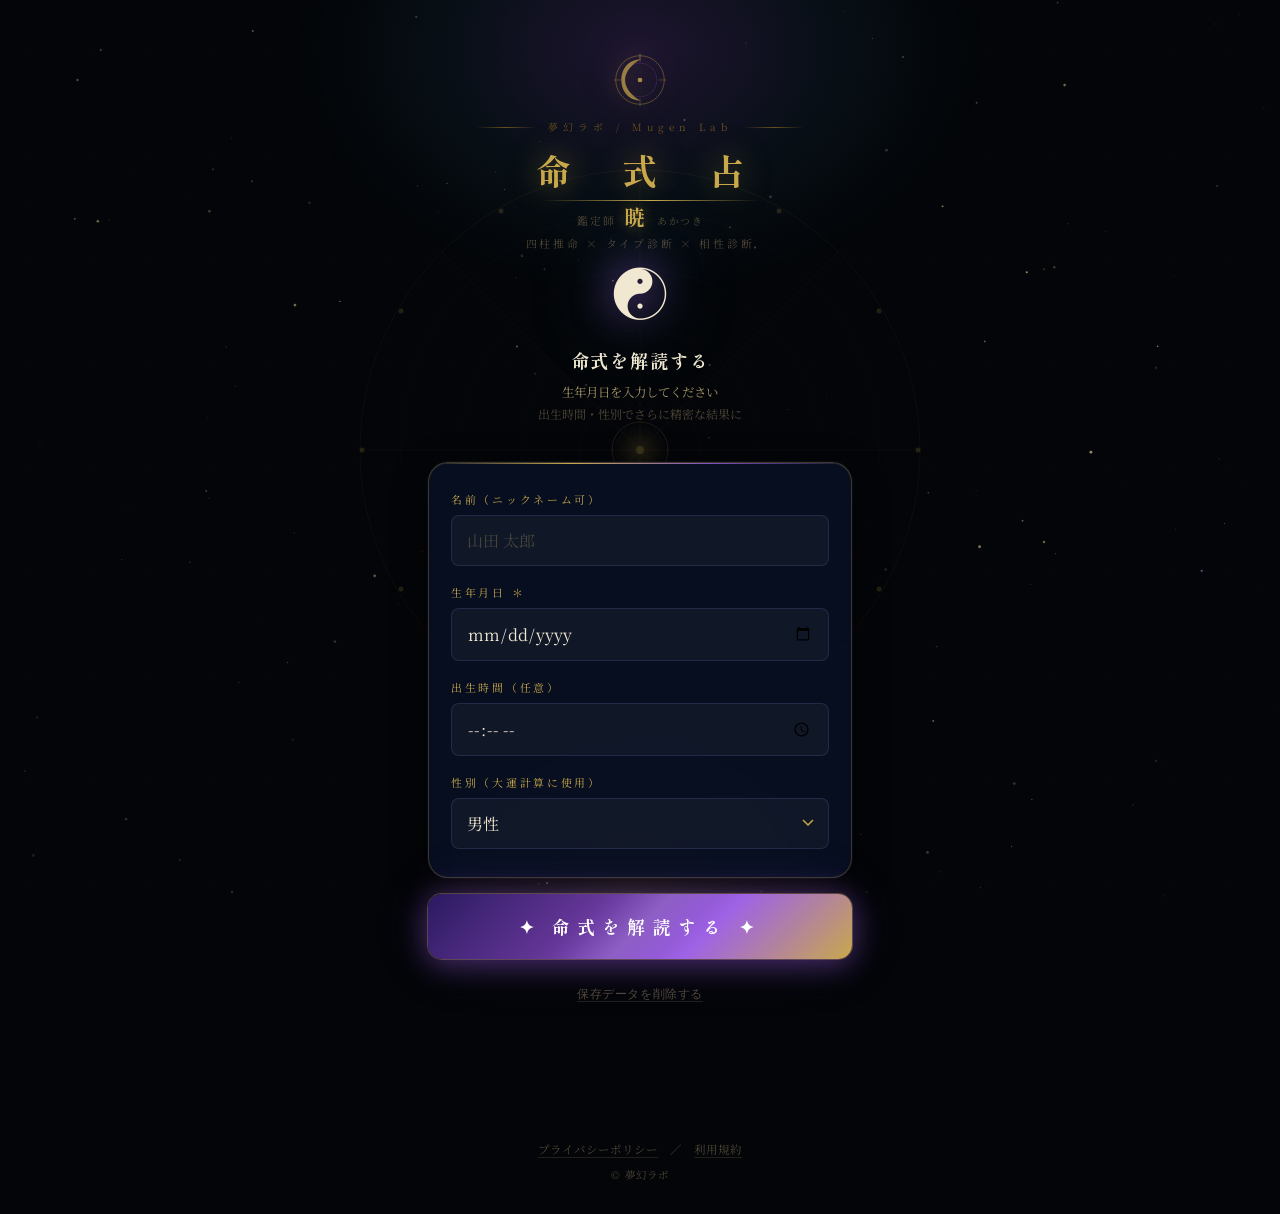
<file: index.html>
<!DOCTYPE html>
<html lang="ja">
<head>
  <meta charset="UTF-8">
  <meta name="viewport" content="width=device-width,initial-scale=1,viewport-fit=cover">
  <title>命式占 — 四柱推命 人生攻略</title>
  <meta name="theme-color" content="#030508">
  <link rel="stylesheet" href="style.css">
</head>
<body>

<!-- 背景 -->
<div class="bg">
  <canvas id="star-canvas"></canvas>
  <div class="bg-glow-top"></div>
  <div class="bg-glow-bot"></div>
  <div class="bg-hex"></div>

  <!-- 方位盤・星図SVG（背景装飾） -->
  <div class="bg-mandala" aria-hidden="true">
    <svg class="mandala-svg" viewBox="0 0 600 600" xmlns="http://www.w3.org/2000/svg">
      <defs>
        <radialGradient id="mgGold" cx="50%" cy="50%" r="50%">
          <stop offset="0%" stop-color="#c9a84c" stop-opacity="0.25"/>
          <stop offset="100%" stop-color="#c9a84c" stop-opacity="0"/>
        </radialGradient>
      </defs>
      <!-- 外円 -->
      <circle cx="300" cy="300" r="280" fill="none" stroke="#c9a84c" stroke-width="0.6" stroke-opacity="0.18"/>
      <circle cx="300" cy="300" r="240" fill="none" stroke="#c9a84c" stroke-width="0.4" stroke-opacity="0.12"/>
      <circle cx="300" cy="300" r="180" fill="none" stroke="#9b5de5" stroke-width="0.5" stroke-opacity="0.14"/>
      <circle cx="300" cy="300" r="120" fill="none" stroke="#c9a84c" stroke-width="0.4" stroke-opacity="0.12"/>
      <circle cx="300" cy="300" r="60"  fill="none" stroke="#9b5de5" stroke-width="0.6" stroke-opacity="0.18"/>
      <!-- 八方位線 -->
      <g stroke="#c9a84c" stroke-width="0.5" stroke-opacity="0.14">
        <line x1="300" y1="20"  x2="300" y2="580"/>
        <line x1="20"  y1="300" x2="580" y2="300"/>
        <line x1="102" y1="102" x2="498" y2="498"/>
        <line x1="498" y1="102" x2="102" y2="498"/>
      </g>
      <!-- 十二支の点（時計配置） -->
      <g fill="#c9a84c" fill-opacity="0.3">
        <circle cx="300" cy="22"  r="2.5"/>
        <circle cx="439" cy="61"  r="2.5"/>
        <circle cx="539" cy="161" r="2.5"/>
        <circle cx="578" cy="300" r="2.5"/>
        <circle cx="539" cy="439" r="2.5"/>
        <circle cx="439" cy="539" r="2.5"/>
        <circle cx="300" cy="578" r="2.5"/>
        <circle cx="161" cy="539" r="2.5"/>
        <circle cx="61"  cy="439" r="2.5"/>
        <circle cx="22"  cy="300" r="2.5"/>
        <circle cx="61"  cy="161" r="2.5"/>
        <circle cx="161" cy="61"  r="2.5"/>
      </g>
      <!-- 中心の陰陽円 -->
      <circle cx="300" cy="300" r="28" fill="url(#mgGold)" stroke="#c9a84c" stroke-width="0.8" stroke-opacity="0.3"/>
      <circle cx="300" cy="300" r="4"  fill="#c9a84c" fill-opacity="0.35"/>
      <!-- 六芒星 -->
      <polygon points="300,242 330,295 300,348 270,295" fill="none" stroke="#9b5de5" stroke-width="0.5" stroke-opacity="0.2"/>
      <polygon points="300,358 270,305 300,252 330,305" fill="none" stroke="#9b5de5" stroke-width="0.5" stroke-opacity="0.2"/>
    </svg>
  </div>
</div>

<!-- ナビゲーションバー（結果画面時に表示） -->
<nav class="bottom-nav hidden" id="bottom-nav">
  <button class="nav-btn active" data-page="fortune">
    <span class="nav-icon">☀</span>
    <span class="nav-label">今日の運勢</span>
  </button>
  <button class="nav-btn" data-page="honshitsu">
    <span class="nav-icon">🔮</span>
    <span class="nav-label">あなたとは</span>
  </button>
  <button class="nav-btn" data-page="aisho">
    <span class="nav-icon">🌙</span>
    <span class="nav-label">相性診断</span>
  </button>
</nav>

<!-- 解読ローディング演出 -->
<div id="loading-overlay" class="loading-overlay hidden">
  <div class="loading-inner">
    <div class="loading-ring">
      <svg viewBox="0 0 120 120" xmlns="http://www.w3.org/2000/svg">
        <circle cx="60" cy="60" r="50" fill="none" stroke="rgba(201,168,76,0.15)" stroke-width="3"/>
        <circle id="loading-arc" cx="60" cy="60" r="50" fill="none" stroke="#c9a84c"
          stroke-width="3" stroke-linecap="round"
          stroke-dasharray="314" stroke-dashoffset="314"
          transform="rotate(-90 60 60)"/>
      </svg>
      <div class="loading-kanji" id="loading-kanji">命</div>
    </div>
    <div class="loading-text" id="loading-text">命式を解読中…</div>
    <div class="loading-steps">
      <span class="lstep" id="lstep-1">干支を算出</span>
      <span class="lstep" id="lstep-2">五行を分析</span>
      <span class="lstep" id="lstep-3">通変星を読む</span>
      <span class="lstep" id="lstep-4">日運を鑑定</span>
    </div>
  </div>
</div>

<div class="wrapper">
<div class="container">

  <!-- ヘッダー -->
  <header class="app-header">
    <div class="akatsuki-mark" aria-hidden="true">
      <svg viewBox="0 0 60 60" xmlns="http://www.w3.org/2000/svg" class="akatsuki-svg">
        <!-- 夜明けの円 -->
        <circle cx="30" cy="30" r="26" fill="none" stroke="#c9a84c" stroke-width="0.8" stroke-opacity="0.5"/>
        <circle cx="30" cy="30" r="18" fill="none" stroke="#9b5de5" stroke-width="0.5" stroke-opacity="0.4"/>
        <!-- 三日月 -->
        <path d="M30 8 C18 8 10 18 10 30 C10 42 18 52 30 52 C20 46 14 38 14 30 C14 22 20 14 30 8Z"
          fill="#c9a84c" fill-opacity="0.7"/>
        <!-- 暁の光線 -->
        <line x1="30" y1="2"  x2="30" y2="10" stroke="#c9a84c" stroke-width="1" stroke-opacity="0.6"/>
        <line x1="30" y1="50" x2="30" y2="58" stroke="#c9a84c" stroke-width="1" stroke-opacity="0.3"/>
        <line x1="2"  y1="30" x2="10" y2="30" stroke="#c9a84c" stroke-width="1" stroke-opacity="0.3"/>
        <line x1="50" y1="30" x2="58" y2="30" stroke="#c9a84c" stroke-width="1" stroke-opacity="0.3"/>
        <!-- 中心点 -->
        <circle cx="30" cy="30" r="2.5" fill="#c9a84c" fill-opacity="0.8"/>
      </svg>
    </div>
    <div class="header-ornament">夢幻ラボ / Mugen Lab</div>
    <h1 class="app-title">命 式 占</h1>
    <div class="akatsuki-tagline">
      <span class="akatsuki-by">鑑定師</span>
      <span class="akatsuki-name-header">暁</span>
      <span class="akatsuki-reading">あかつき</span>
    </div>
    <p class="app-subtitle">四柱推命 × タイプ診断 × 相性診断</p>
  </header>

  <!-- ══════════════════════════════
       入力画面
       ══════════════════════════════ -->
  <section id="sec-input">

    <!-- 保存済みバナー（前回データがあるときだけ表示） -->
    <div id="saved-banner" class="saved-banner hidden">
      <div class="sb-left">
        <div class="sb-icon">✦</div>
        <div class="sb-texts">
          <div class="sb-name" id="saved-banner-name">あなた</div>
          <div class="sb-meta">
            <span id="saved-banner-date"></span>
            <span class="sb-dot">·</span>
            <span id="saved-banner-time"></span>
          </div>
        </div>
      </div>
      <button id="btn-banner-calc" class="sb-btn">このまま見る →</button>
    </div>

    <div class="input-hero">
      <span class="input-sigil">☯</span>
      <h2>命式を解読する</h2>
      <p>生年月日を入力してください<br>
        <span style="font-size:.75rem;color:#504838">出生時間・性別でさらに精密な結果に</span>
      </p>
    </div>
    <div class="form-card">
      <div class="form-row">
        <label class="form-label" for="inp-name">名前（ニックネーム可）</label>
        <input type="text" id="inp-name" class="form-input" placeholder="山田 太郎" maxlength="20">
      </div>
      <div class="form-row">
        <label class="form-label" for="inp-date">生年月日 ＊</label>
        <input type="date" id="inp-date" class="form-input" min="1900-01-01" max="2099-12-31">
      </div>
      <div class="form-row">
        <label class="form-label" for="inp-time">出生時間（任意）</label>
        <input type="time" id="inp-time" class="form-input">
      </div>
      <div class="form-row">
        <label class="form-label" for="inp-gender">性別（大運計算に使用）</label>
        <select id="inp-gender" class="form-input">
          <option value="男">男性</option>
          <option value="女">女性</option>
        </select>
      </div>
    </div>
    <button id="btn-calc" class="btn-cta">✦ 命式を解読する ✦</button>

    <!-- データ削除ボタン（小さく・目立たせすぎない） -->
    <div class="clear-data-wrap">
      <button id="btn-clear-data" class="btn-clear-data">保存データを削除する</button>
    </div>

  </section>

  <!-- ══════════════════════════════
       今日の運勢ページ
       ══════════════════════════════ -->
  <section id="sec-fortune" class="result-screen hidden">
    <div class="user-row" style="margin-top:32px">
      <span class="user-name" id="user-name-disp"></span>
      <button class="btn-back" id="btn-back">← 入力に戻る</button>
    </div>

    <!-- タイプカード -->
    <div class="type-card" style="animation-delay:0s">
      <div class="type-tag">あなたの命式タイプ</div>
      <div id="type-icon" class="type-icon">🌲</div>
      <div id="type-name" class="type-name">伸び続ける若木</div>
      <div id="type-title" class="type-title">〜 若木の開拓者 〜</div>
      <div id="type-desc" class="type-desc"></div>
      <div id="type-bg-kanji" class="type-card-bg-kanji">甲</div>
    </div>

    <!-- 今日の運勢カード -->
    <div class="fortune-card" style="animation-delay:0.08s">
      <div class="fortune-card-header">
        <div>
          <div class="fortune-date-label">TODAY'S FORTUNE</div>
          <div class="fortune-date" id="fc-date"></div>
        </div>
        <div class="rank-badge">
          <span id="rank-letter" class="rank-letter">B+</span>
          <div class="rank-info">
            <div class="rank-label" id="rank-label-text">運気ランク</div>
            <div class="rank-title" id="rank-title-text">好機の日</div>
          </div>
        </div>
      </div>
      <div class="fortune-card-body">
        <!-- 暁からのメッセージ -->
        <div class="akatsuki-msg-row">
          <div class="akatsuki-avatar">☽</div>
          <div class="akatsuki-msg-texts">
            <div class="akatsuki-msg-name">暁 より</div>
            <div class="akatsuki-msg-body" id="akatsuki-daily-msg"></div>
          </div>
        </div>
        <div class="kanshi-display">
          <span id="fc-kan" class="kanshi-char-big">甲</span>
          <div class="kanshi-mid">
            <div class="kanshi-sep-line"></div>
            <div class="kanshi-ts-badge" id="fc-ts">比肩</div>
            <div class="kanshi-sep-line"></div>
          </div>
          <span id="fc-shi" class="kanshi-char-big">子</span>
        </div>
        <div class="flow-text" id="fc-flow"></div>
        <div class="shogo-row">
          <span class="shogo-label">今日の称号</span>
          <span class="shogo-value" id="fc-shogo"></span>
        </div>
        <div class="kanteibun" id="fc-kanteibun"></div>
        <div class="kaiun-box">
          <div class="kaiun-label">今日の一手</div>
          <div class="kaiun-text" id="fc-mission"></div>
        </div>
        <div class="avoid-box">
          <div class="avoid-label">✕ 避けた方がいいこと</div>
          <div class="avoid-items" id="fc-avoids"></div>
        </div>
      </div>
    </div>

    <!-- ステータス -->
    <div class="status-section">
      <div class="section-title">今日のステータス</div>
      <div id="stat-grid" class="status-grid"></div>
    </div>

    <!-- ラッキー -->
    <div class="lucky-card">
      <div class="section-title" id="lucky-title">🌿 今日のラッキー要素</div>
      <div class="lucky-grid">
        <div class="lucky-item"><div class="lucky-item-label">ラッキーカラー</div><div class="lucky-item-value" id="lucky-color"></div></div>
        <div class="lucky-item"><div class="lucky-item-label">ラッキー数字</div><div class="lucky-item-value" id="lucky-number"></div></div>
        <div class="lucky-item"><div class="lucky-item-label">吉方位</div><div class="lucky-item-value" id="lucky-direction"></div></div>
        <div class="lucky-item"><div class="lucky-item-label">ラッキーフード</div><div class="lucky-item-value" id="lucky-food"></div></div>
        <div class="lucky-item"><div class="lucky-item-label">開運タイム</div><div class="lucky-item-value" id="lucky-time"></div></div>
        <div class="lucky-item"><div class="lucky-item-label">ラッキーアイテム</div><div class="lucky-item-value" id="lucky-item-val"></div></div>
      </div>
    </div>

    <!-- 五行バランス -->
    <div class="gogyou-card">
      <div class="section-title">五行バランス</div>
      <div class="gogyou-pentagon">
        <div class="gogyou-circle-wrap">
          <svg class="gogyou-svg" id="gogyou-svg" viewBox="0 0 180 180" xmlns="http://www.w3.org/2000/svg"></svg>
          <div class="gogyou-center-label">主五行<br><span class="gogyou-center-val" id="gogyou-dom"></span></div>
        </div>
      </div>
      <div id="gogyou-bars" class="gogyou-bars-list"></div>
    </div>

    <!-- 命式詳細 -->
    <div class="detail-section">
      <button class="expand-btn"><span>命式の詳細（四柱・身強身弱）</span><span class="expand-icon">▾</span></button>
      <div class="expand-body">
        <div class="expand-inner">
          <div class="section-title" style="margin-bottom:12px">四柱（蔵干付き）</div>
          <div id="pillars-g4" class="pillars-grid4" style="margin-bottom:20px"></div>
          <div class="section-title" style="margin-bottom:10px">身強・身弱</div>
          <div class="strength-row">
            <span id="str-label" class="strength-label-big">—</span>
            <div class="strength-track" style="flex:1"><div id="str-bar" class="strength-fill" style="width:0;height:6px;border-radius:3px;transition:width 1s ease"></div></div>
          </div>
          <p id="str-desc" class="strength-desc"></p>
        </div>
      </div>
    </div>

    <!-- 大運 -->
    <div class="detail-section">
      <button class="expand-btn"><span>大運（10年ごとの運気の流れ）</span><span class="expand-icon">▾</span></button>
      <div class="expand-body">
        <div class="expand-inner">
          <div class="section-title" style="margin-bottom:10px" id="daiun-info"></div>
          <div id="daiun-list2" class="daiun-list"></div>
        </div>
      </div>
    </div>

    <!-- プレミアム -->
    <div class="premium-section">
      <button class="btn-premium premium-trigger">
        <span class="premium-crown">♛</span>
        <div class="premium-texts"><div class="premium-title">AI鑑定師に命式を相談する</div><div class="premium-sub">PREMIUM FEATURE — 準備中</div></div>
        <span class="premium-arrow">▶</span>
      </button>
    </div>
  </section>

  <!-- ══════════════════════════════
       あなたはどんな人？ページ
       ══════════════════════════════ -->
  <section id="sec-honshitsu" class="result-screen hidden">
    <div class="honshitsu-hero">
      <div class="hs-scroll-icon">📜</div>
      <h2 class="hs-title">あなたはどんな人？</h2>
      <p class="hs-subtitle" id="hs-subtitle"></p>
    </div>

    <!-- 各カテゴリのカードを動的生成 -->
    <div id="honshitsu-cards"></div>

    <div style="height:24px"></div>
  </section>

  <!-- ══════════════════════════════
       相性診断ページ
       ══════════════════════════════ -->
  <section id="sec-aisho" class="result-screen hidden">

    <!-- 相性入力フォーム -->
    <div id="aisho-input-area">
      <div class="aisho-hero">
        <div class="aisho-icon">🌙</div>
        <h2 class="aisho-title">相性診断</h2>
        <p class="aisho-sub">二人の命式から縁の深さを読み解きます</p>
      </div>

      <div class="aisho-form-wrap">
        <!-- 関係性 -->
        <div class="form-card" style="margin-bottom:12px">
          <div class="form-row">
            <label class="form-label">二人の関係性</label>
            <div class="relation-chips" id="relation-chips">
              <button class="chip active" data-val="恋人">💕 恋人</button>
              <button class="chip" data-val="片思い">🌹 片思い</button>
              <button class="chip" data-val="夫婦">💍 夫婦</button>
              <button class="chip" data-val="友達">🤝 友達</button>
              <button class="chip" data-val="家族">🏠 家族</button>
              <button class="chip" data-val="仕事相手">💼 仕事相手</button>
            </div>
          </div>
        </div>

        <!-- 自分 -->
        <div class="form-card" style="margin-bottom:12px">
          <div class="aisho-person-label aisho-me-label">私の情報</div>
          <div class="form-row">
            <label class="form-label" for="a-my-date">生年月日 ＊</label>
            <input type="date" id="a-my-date" class="form-input" min="1900-01-01" max="2099-12-31">
          </div>
          <div class="form-row">
            <label class="form-label" for="a-my-time">出生時間</label>
            <div style="display:flex;gap:8px;align-items:center">
              <input type="time" id="a-my-time" class="form-input" style="flex:1">
              <label style="display:flex;align-items:center;gap:4px;font-size:.75rem;color:var(--t2);white-space:nowrap;cursor:pointer">
                <input type="checkbox" id="a-my-notime" style="accent-color:var(--purple)"> 不明
              </label>
            </div>
          </div>
          <div class="form-row" style="margin-bottom:0">
            <label class="form-label" for="a-my-gender">性別</label>
            <select id="a-my-gender" class="form-input">
              <option value="男">男性</option>
              <option value="女">女性</option>
            </select>
          </div>
        </div>

        <!-- 相手 -->
        <div class="form-card" style="margin-bottom:16px">
          <div class="aisho-person-label aisho-them-label">相手の情報</div>
          <div class="form-row">
            <label class="form-label" for="a-th-name">相手の呼び方（任意）</label>
            <input type="text" id="a-th-name" class="form-input" placeholder="相手の名前・ニックネーム" maxlength="15">
          </div>
          <div class="form-row">
            <label class="form-label" for="a-th-date">生年月日 ＊</label>
            <input type="date" id="a-th-date" class="form-input" min="1900-01-01" max="2099-12-31">
          </div>
          <div class="form-row">
            <label class="form-label" for="a-th-time">出生時間</label>
            <div style="display:flex;gap:8px;align-items:center">
              <input type="time" id="a-th-time" class="form-input" style="flex:1">
              <label style="display:flex;align-items:center;gap:4px;font-size:.75rem;color:var(--t2);white-space:nowrap;cursor:pointer">
                <input type="checkbox" id="a-th-notime" style="accent-color:var(--purple)"> 不明
              </label>
            </div>
          </div>
          <div class="form-row" style="margin-bottom:0">
            <label class="form-label" for="a-th-gender">性別</label>
            <select id="a-th-gender" class="form-input">
              <option value="女">女性</option>
              <option value="男">男性</option>
            </select>
          </div>
        </div>

        <button id="btn-aisho-calc" class="btn-cta">✦ 縁を読み解く ✦</button>
      </div>
    </div>

    <!-- 相性結果 -->
    <div id="aisho-result-area" class="hidden">
      <div class="aisho-result-hero">
        <div class="aisho-names-row">
          <div class="aisho-name-me" id="ar-myname"></div>
          <div class="aisho-heart">❤</div>
          <div class="aisho-name-them" id="ar-thname"></div>
        </div>
        <div class="aisho-score-wrap">
          <svg class="aisho-score-svg" viewBox="0 0 120 120">
            <circle cx="60" cy="60" r="52" fill="none" stroke="rgba(255,255,255,0.06)" stroke-width="8"/>
            <circle id="ar-score-ring" cx="60" cy="60" r="52" fill="none" stroke="#c9a84c" stroke-width="8"
              stroke-linecap="round" stroke-dasharray="327" stroke-dashoffset="327"
              transform="rotate(-90 60 60)" style="transition:stroke-dashoffset 1.5s ease"/>
          </svg>
          <div class="aisho-score-inner">
            <div class="aisho-score-num" id="ar-score-num">0</div>
            <div class="aisho-score-label">相性スコア</div>
          </div>
        </div>
      </div>

      <!-- 無料結果 -->
      <div class="aisho-free-results">
        <!-- 関係タイプ -->
        <div class="aisho-result-card">
          <div class="arc-label">縁の形</div>
          <div class="arc-type-icon" id="ar-type-icon">🌕</div>
          <div class="arc-type-name" id="ar-type-name">鏡のような魂</div>
          <p class="arc-type-desc" id="ar-type-desc"></p>
        </div>

        <!-- ひとこと鑑定 -->
        <div class="aisho-result-card">
          <div class="arc-label">ひとこと鑑定</div>
          <p class="arc-hitokoto" id="ar-hitokoto"></p>
        </div>

        <!-- 五行バランス比較 -->
        <div class="aisho-result-card">
          <div class="arc-label">二人の五行エネルギー</div>
          <div id="ar-gogyou-compare" class="ar-gogyou-compare"></div>
        </div>
      </div>

      <!-- 有料ロック部分 -->
      <div class="premium-lock-section">
        <div class="pls-header">
          <div class="pls-title">✦ 詳細相性レポート ✦</div>
          <div class="pls-sub">二人の深い縁の読み解き</div>
        </div>

        <div class="pls-cards">
          <!-- ロックカード -->
          <div class="pls-card locked">
            <div class="pls-card-lock">🔒</div>
            <div class="pls-card-title">恋愛・深層相性</div>
            <div class="pls-card-blur">二人の間に流れる恋愛エネルギーは、相手があなたをどう感じているかに直結しています。深い絆を育てるには...</div>
          </div>
          <div class="pls-card locked">
            <div class="pls-card-lock">🔒</div>
            <div class="pls-card-title">結婚・長期関係の可能性</div>
            <div class="pls-card-blur">長い時間をともに過ごすとき、二人の命式はどのように影響し合うのか。長期的な安定と発展の...</div>
          </div>
          <div class="pls-card locked">
            <div class="pls-card-lock">🔒</div>
            <div class="pls-card-title">ぶつかりやすいポイント</div>
            <div class="pls-card-blur">どんな縁にも、摩擦が生まれやすい場面があります。二人の命式が示す注意点と、それを...</div>
          </div>
          <div class="pls-card locked">
            <div class="pls-card-lock">🔒</div>
            <div class="pls-card-title">仲良くなるための秘訣</div>
            <div class="pls-card-blur">この縁を最も豊かに育てるための具体的なアドバイス。二人それぞれへの...</div>
          </div>
          <div class="pls-card locked">
            <div class="pls-card-lock">🔒</div>
            <div class="pls-card-title">相手から見たあなたの印象</div>
            <div class="pls-card-blur">相手の命式の目から見たとき、あなたはどのような存在として映っているのでしょうか...</div>
          </div>
          <div class="pls-card locked">
            <div class="pls-card-lock">🔒</div>
            <div class="pls-card-title">二人の縁の育て方</div>
            <div class="pls-card-blur">この縁が最も美しく花開くための、二人だけの開運アドバイス。共に歩む未来を...</div>
          </div>
        </div>

        <button class="btn-unlock premium-trigger">
          <span>✦ 詳細相性レポートを開く ✦</span>
          <span style="font-size:.72rem;opacity:.7;letter-spacing:.1em">PREMIUM</span>
        </button>
      </div>

      <button id="btn-aisho-reset" class="btn-action-ghost-wide">← 別の相手を診断する</button>
    </div>
  </section>

</div><!-- /container -->
</div><!-- /wrapper -->

<!-- フッター（利用規約・プライバシーポリシーリンク） -->
<footer class="app-footer">
  <a href="privacy.html" class="footer-link">プライバシーポリシー</a>
  <span class="footer-sep">／</span>
  <a href="terms.html" class="footer-link">利用規約</a>
  <div class="footer-copy">© 夢幻ラボ</div>
</footer>

<!-- 用語説明オーバーレイ -->
<div id="term-overlay" class="tt-overlay tt-hidden"></div>

<!-- 用語説明ボトムシート -->
<div id="term-sheet" class="tt-sheet tt-hidden">
  <div class="tt-handle"></div>

  <div class="tt-header">
    <div class="tt-title-row">
      <span class="tt-badge">用語解説</span>
      <button id="tt-close" class="tt-close-btn" aria-label="閉じる">✕</button>
    </div>
    <div class="tt-name-row">
      <span id="tt-name" class="tt-name"></span>
      <span id="tt-reading" class="tt-reading"></span>
    </div>
    <p id="tt-short" class="tt-short"></p>
  </div>

  <div class="tt-body-wrap">
    <div class="tt-section">
      <div class="tt-section-label">📖 どういう意味？</div>
      <p id="tt-body" class="tt-section-text"></p>
    </div>
    <div class="tt-section">
      <div class="tt-section-label">✨ 活かし方</div>
      <p id="tt-advice" class="tt-section-text tt-advice-text"></p>
    </div>
  </div>
</div>

<!-- プレミアムモーダル -->
<div id="modal" class="modal-bg hidden">
  <div class="modal-sheet">
    <div class="modal-handle"></div>
    <span class="modal-icon">♛</span>
    <h3 class="modal-title">AI 鑑定師への相談</h3>
    <p class="modal-desc">
      命式に基づいた本格鑑定・詳細相性レポートは<br>
      <strong style="color:#c9a84c">プレミアムプラン</strong>でご利用いただけます。<br><br>
      恋愛・仕事・転機の詳細鑑定<br>
      大運・流年の本格解説<br>
      詳細相性レポート（8項目）<br>
      毎日のAIパーソナルアドバイス<br><br>
      <span style="font-size:.78rem;color:#504838">現在鋭意開発中です。今しばらくお待ちください。</span>
    </p>
    <button id="modal-close" class="modal-close">閉じる</button>
  </div>
</div>

<script src="data.js"></script>
<script src="app.js"></script>
</body>
</html>
</file>
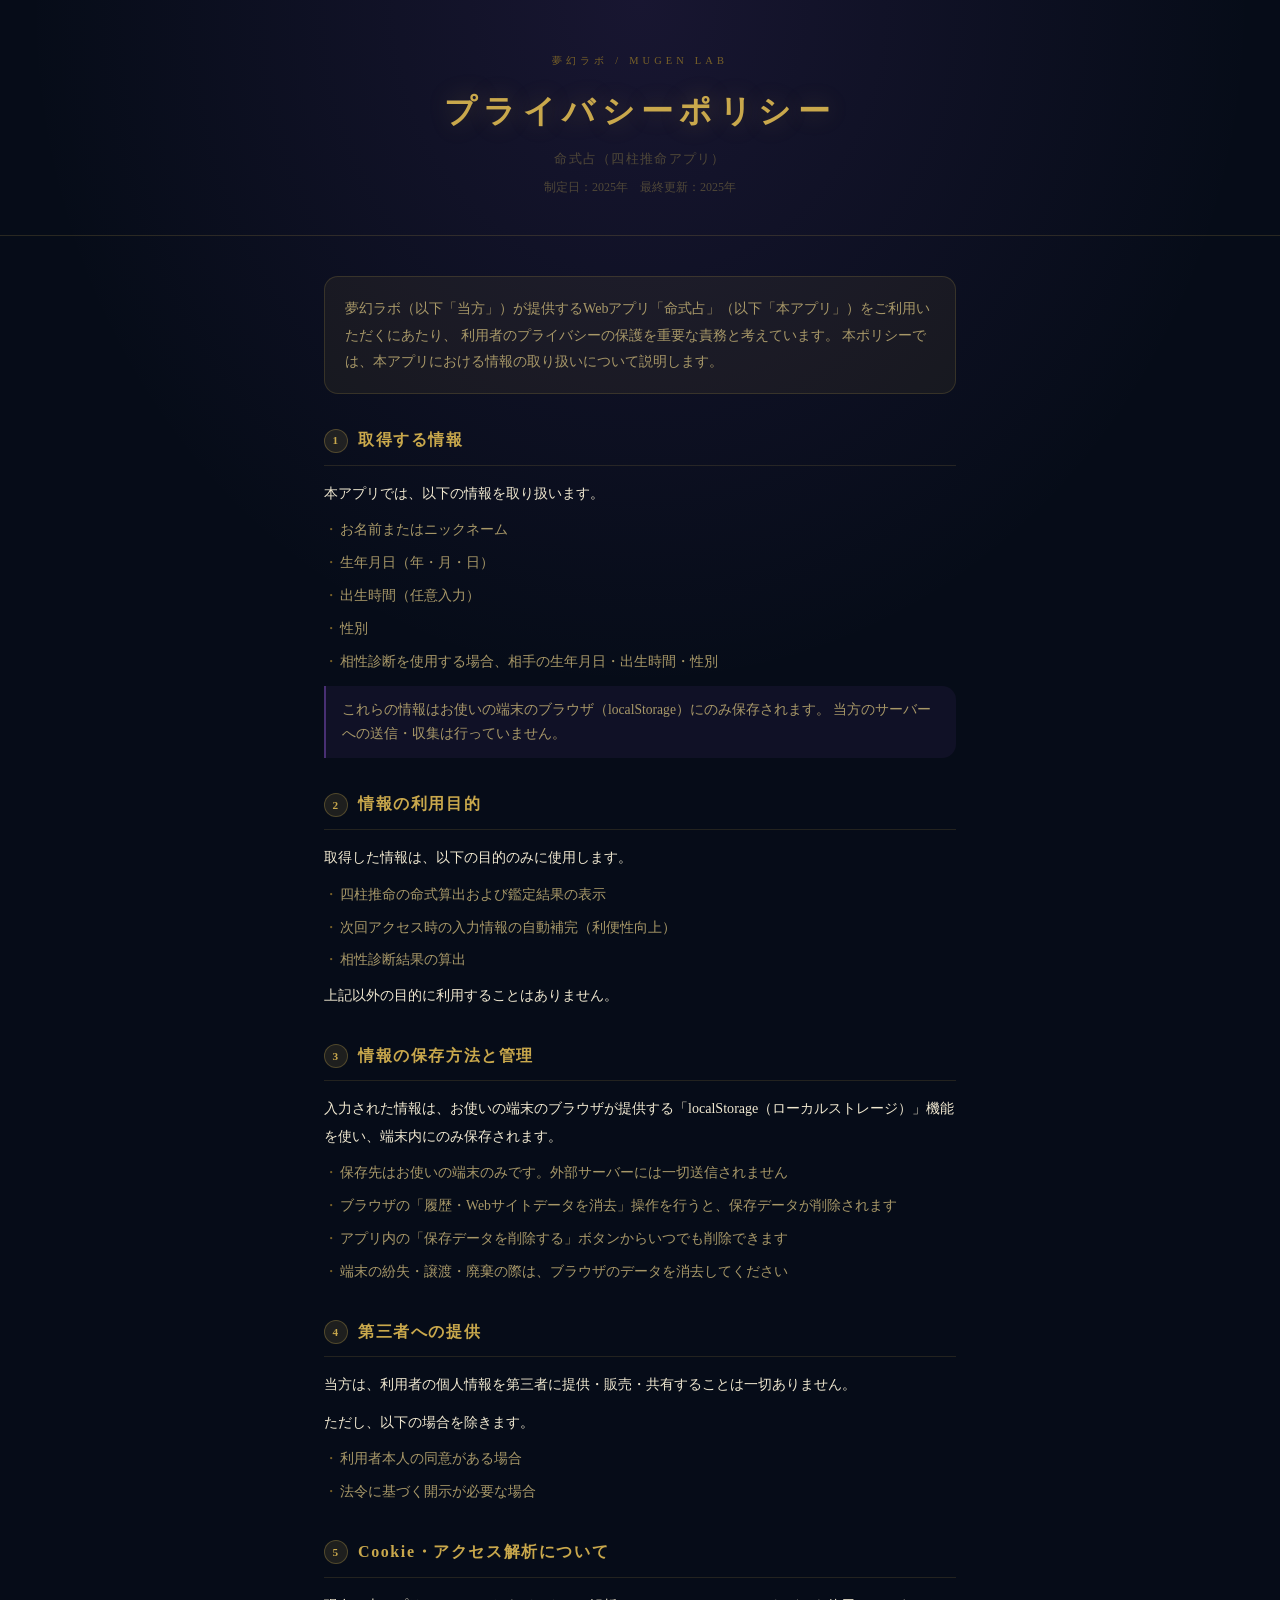
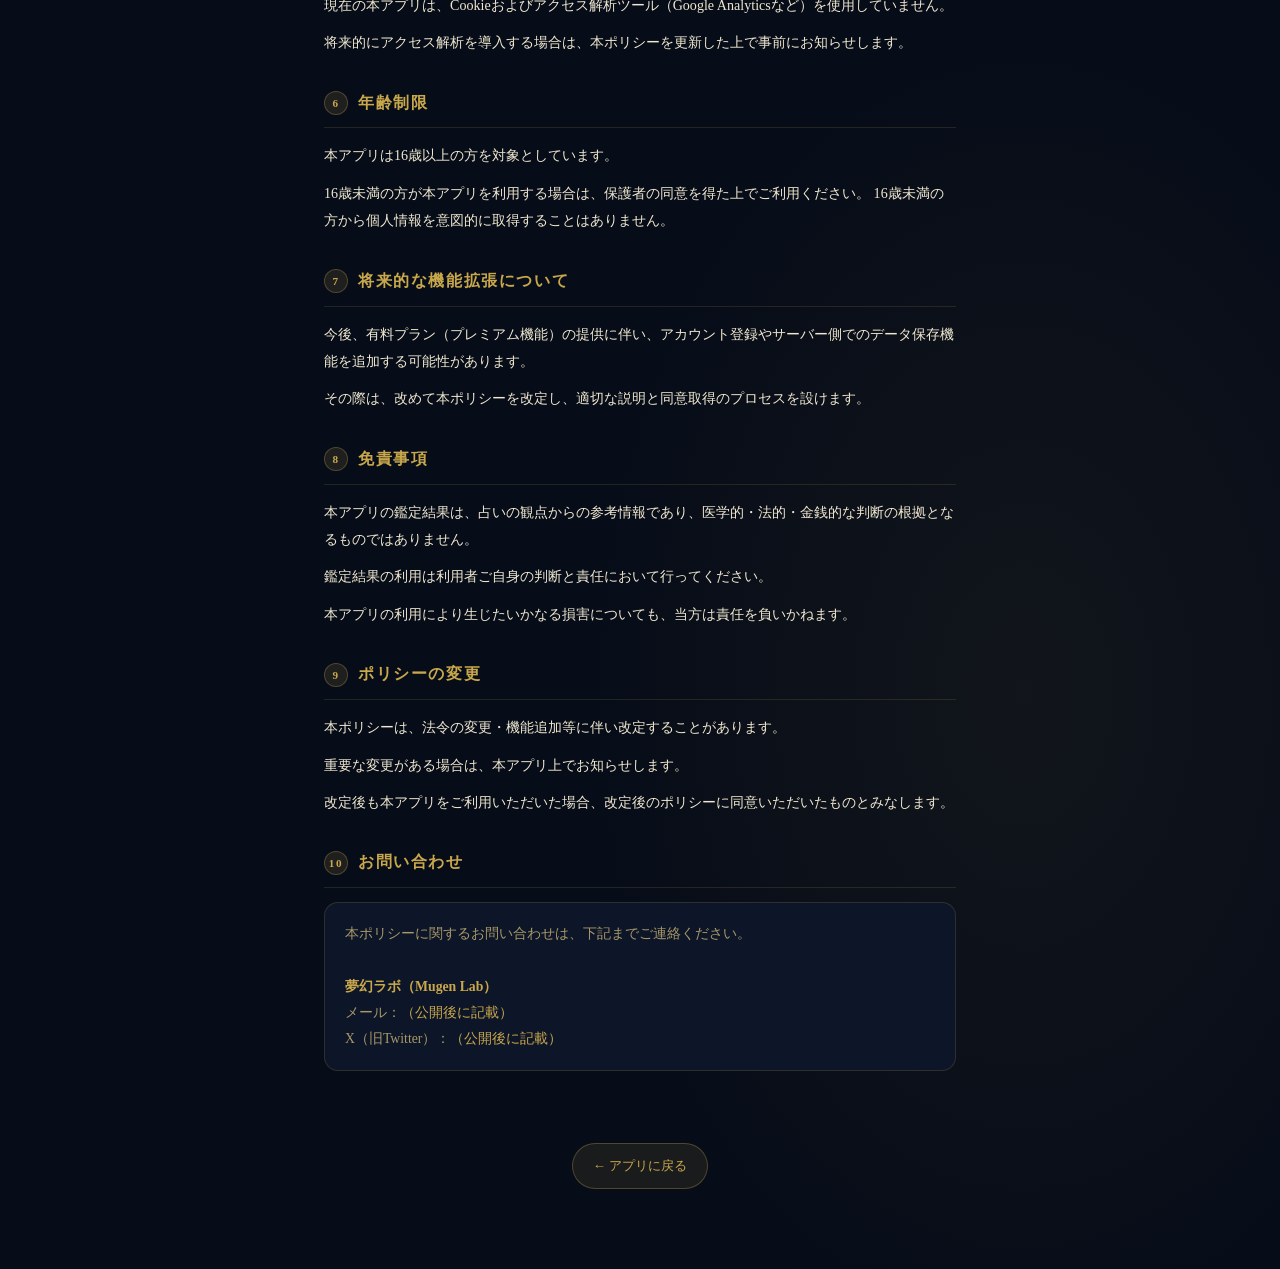
<file: privacy.html>
<!DOCTYPE html>
<html lang="ja">
<head>
  <meta charset="UTF-8">
  <meta name="viewport" content="width=device-width,initial-scale=1">
  <title>プライバシーポリシー — 命式占 ／ 夢幻ラボ</title>
  <style>
    :root {
      --bg:     #060c18;
      --panel:  #0d1528;
      --gold:   #c9a84c;
      --gold-d: #7a6228;
      --t1:     #f0e8d0;
      --t2:     #a89868;
      --t3:     #504838;
      --border: rgba(201,168,76,0.18);
      --purple: #9b5de5;
      --r:      14px;
    }
    * { box-sizing:border-box; margin:0; padding:0; }
    html { font-size:16px; scroll-behavior:smooth; }
    body {
      font-family:'Noto Serif JP', 'Hiragino Mincho ProN', serif;
      background: var(--bg);
      color: var(--t1);
      min-height:100vh;
      line-height:1.8;
      background-image:
        radial-gradient(ellipse 80% 40% at 50% 0%, rgba(155,93,229,0.12) 0%, transparent 60%),
        radial-gradient(ellipse 60% 40% at 80% 80%, rgba(201,168,76,0.06) 0%, transparent 60%);
    }
    /* ヘッダー */
    .doc-header {
      text-align:center;
      padding:52px 24px 36px;
      border-bottom:1px solid var(--border);
    }
    .doc-brand {
      font-size:0.65rem; color:var(--gold-d);
      letter-spacing:0.4em; text-transform:uppercase;
      margin-bottom:12px;
    }
    .doc-title {
      font-size:clamp(1.4rem,4vw,2rem);
      font-weight:700; color:var(--gold);
      letter-spacing:0.2em;
      text-shadow:0 0 24px rgba(201,168,76,0.3);
      margin-bottom:8px;
    }
    .doc-app { font-size:0.8rem; color:var(--t3); letter-spacing:0.1em; }
    .doc-date { font-size:0.75rem; color:var(--t3); margin-top:6px; }

    /* 本文 */
    .doc-body {
      max-width:680px; margin:0 auto;
      padding:40px 24px 80px;
    }
    /* リード文 */
    .doc-lead {
      background:rgba(201,168,76,0.07);
      border:1px solid var(--border);
      border-radius:var(--r);
      padding:18px 20px;
      font-size:0.88rem; color:var(--t2);
      line-height:1.9; margin-bottom:32px;
    }

    /* セクション */
    .doc-section { margin-bottom:32px; }
    .sec-title {
      display:flex; align-items:center; gap:10px;
      font-size:1rem; font-weight:700;
      color:var(--gold); letter-spacing:0.1em;
      margin-bottom:14px;
      padding-bottom:10px;
      border-bottom:1px solid rgba(201,168,76,0.15);
    }
    .sec-num {
      display:inline-flex; align-items:center; justify-content:center;
      width:24px; height:24px;
      background:rgba(201,168,76,0.12);
      border:1px solid rgba(201,168,76,0.3);
      border-radius:50%;
      font-size:0.7rem; color:var(--gold); font-weight:700;
      flex-shrink:0;
    }
    .sec-body {
      font-size:0.88rem; color:var(--t1); line-height:1.95;
    }
    .sec-body p { margin-bottom:10px; }
    .sec-body p:last-child { margin-bottom:0; }
    .sec-body ul {
      padding-left:0; list-style:none;
      display:flex; flex-direction:column; gap:6px;
      margin:8px 0;
    }
    .sec-body ul li {
      padding-left:16px; position:relative;
      font-size:0.86rem; color:var(--t2);
    }
    .sec-body ul li::before {
      content:'・'; position:absolute; left:0;
      color:var(--gold-d);
    }
    /* ハイライトボックス */
    .highlight-box {
      background:rgba(155,93,229,0.07);
      border-left:2px solid rgba(155,93,229,0.4);
      border-radius:0 var(--r) var(--r) 0;
      padding:12px 16px;
      margin:10px 0;
      font-size:0.85rem; color:var(--t2); line-height:1.8;
    }
    /* お問い合わせ */
    .contact-box {
      background:var(--panel);
      border:1px solid var(--border);
      border-radius:var(--r);
      padding:18px 20px;
      font-size:0.86rem; color:var(--t2); line-height:1.9;
    }
    .contact-box a { color:var(--gold); text-decoration:none; }
    /* 戻るボタン */
    .back-btn {
      display:inline-flex; align-items:center; gap:8px;
      margin-top:40px;
      padding:10px 20px;
      background:rgba(201,168,76,0.1);
      border:1px solid rgba(201,168,76,0.3);
      border-radius:999px;
      color:var(--gold); font-size:0.82rem;
      text-decoration:none; cursor:pointer;
      transition:all 0.15s;
    }
    .back-btn:hover { background:rgba(201,168,76,0.18); }
  </style>
</head>
<body>

<header class="doc-header">
  <div class="doc-brand">夢幻ラボ / Mugen Lab</div>
  <h1 class="doc-title">プライバシーポリシー</h1>
  <div class="doc-app">命式占（四柱推命アプリ）</div>
  <div class="doc-date">制定日：2025年　最終更新：2025年</div>
</header>

<main class="doc-body">

  <div class="doc-lead">
    夢幻ラボ（以下「当方」）が提供するWebアプリ「命式占」（以下「本アプリ」）をご利用いただくにあたり、
    利用者のプライバシーの保護を重要な責務と考えています。
    本ポリシーでは、本アプリにおける情報の取り扱いについて説明します。
  </div>

  <!-- 第1条 -->
  <div class="doc-section">
    <div class="sec-title"><span class="sec-num">1</span>取得する情報</div>
    <div class="sec-body">
      <p>本アプリでは、以下の情報を取り扱います。</p>
      <ul>
        <li>お名前またはニックネーム</li>
        <li>生年月日（年・月・日）</li>
        <li>出生時間（任意入力）</li>
        <li>性別</li>
        <li>相性診断を使用する場合、相手の生年月日・出生時間・性別</li>
      </ul>
      <div class="highlight-box">
        これらの情報はお使いの端末のブラウザ（localStorage）にのみ保存されます。
        当方のサーバーへの送信・収集は行っていません。
      </div>
    </div>
  </div>

  <!-- 第2条 -->
  <div class="doc-section">
    <div class="sec-title"><span class="sec-num">2</span>情報の利用目的</div>
    <div class="sec-body">
      <p>取得した情報は、以下の目的のみに使用します。</p>
      <ul>
        <li>四柱推命の命式算出および鑑定結果の表示</li>
        <li>次回アクセス時の入力情報の自動補完（利便性向上）</li>
        <li>相性診断結果の算出</li>
      </ul>
      <p>上記以外の目的に利用することはありません。</p>
    </div>
  </div>

  <!-- 第3条 -->
  <div class="doc-section">
    <div class="sec-title"><span class="sec-num">3</span>情報の保存方法と管理</div>
    <div class="sec-body">
      <p>入力された情報は、お使いの端末のブラウザが提供する「localStorage（ローカルストレージ）」機能を使い、端末内にのみ保存されます。</p>
      <ul>
        <li>保存先はお使いの端末のみです。外部サーバーには一切送信されません</li>
        <li>ブラウザの「履歴・Webサイトデータを消去」操作を行うと、保存データが削除されます</li>
        <li>アプリ内の「保存データを削除する」ボタンからいつでも削除できます</li>
        <li>端末の紛失・譲渡・廃棄の際は、ブラウザのデータを消去してください</li>
      </ul>
    </div>
  </div>

  <!-- 第4条 -->
  <div class="doc-section">
    <div class="sec-title"><span class="sec-num">4</span>第三者への提供</div>
    <div class="sec-body">
      <p>当方は、利用者の個人情報を第三者に提供・販売・共有することは一切ありません。</p>
      <p>ただし、以下の場合を除きます。</p>
      <ul>
        <li>利用者本人の同意がある場合</li>
        <li>法令に基づく開示が必要な場合</li>
      </ul>
    </div>
  </div>

  <!-- 第5条 -->
  <div class="doc-section">
    <div class="sec-title"><span class="sec-num">5</span>Cookie・アクセス解析について</div>
    <div class="sec-body">
      <p>現在の本アプリは、Cookieおよびアクセス解析ツール（Google Analyticsなど）を使用していません。</p>
      <p>将来的にアクセス解析を導入する場合は、本ポリシーを更新した上で事前にお知らせします。</p>
    </div>
  </div>

  <!-- 第6条 -->
  <div class="doc-section">
    <div class="sec-title"><span class="sec-num">6</span>年齢制限</div>
    <div class="sec-body">
      <p>本アプリは16歳以上の方を対象としています。</p>
      <p>16歳未満の方が本アプリを利用する場合は、保護者の同意を得た上でご利用ください。
      16歳未満の方から個人情報を意図的に取得することはありません。</p>
    </div>
  </div>

  <!-- 第7条 -->
  <div class="doc-section">
    <div class="sec-title"><span class="sec-num">7</span>将来的な機能拡張について</div>
    <div class="sec-body">
      <p>今後、有料プラン（プレミアム機能）の提供に伴い、アカウント登録やサーバー側でのデータ保存機能を追加する可能性があります。</p>
      <p>その際は、改めて本ポリシーを改定し、適切な説明と同意取得のプロセスを設けます。</p>
    </div>
  </div>

  <!-- 第8条 -->
  <div class="doc-section">
    <div class="sec-title"><span class="sec-num">8</span>免責事項</div>
    <div class="sec-body">
      <p>本アプリの鑑定結果は、占いの観点からの参考情報であり、医学的・法的・金銭的な判断の根拠となるものではありません。</p>
      <p>鑑定結果の利用は利用者ご自身の判断と責任において行ってください。</p>
      <p>本アプリの利用により生じたいかなる損害についても、当方は責任を負いかねます。</p>
    </div>
  </div>

  <!-- 第9条 -->
  <div class="doc-section">
    <div class="sec-title"><span class="sec-num">9</span>ポリシーの変更</div>
    <div class="sec-body">
      <p>本ポリシーは、法令の変更・機能追加等に伴い改定することがあります。</p>
      <p>重要な変更がある場合は、本アプリ上でお知らせします。</p>
      <p>改定後も本アプリをご利用いただいた場合、改定後のポリシーに同意いただいたものとみなします。</p>
    </div>
  </div>

  <!-- お問い合わせ -->
  <div class="doc-section">
    <div class="sec-title"><span class="sec-num">10</span>お問い合わせ</div>
    <div class="sec-body">
      <div class="contact-box">
        本ポリシーに関するお問い合わせは、下記までご連絡ください。<br><br>
        <strong style="color:#c9a84c">夢幻ラボ（Mugen Lab）</strong><br>
        メール：<a href="mailto:contact@mugen-lab.example.com">（公開後に記載）</a><br>
        X（旧Twitter）：<a href="#">（公開後に記載）</a>
      </div>
    </div>
  </div>

  <div style="text-align:center">
    <a href="index.html" class="back-btn">← アプリに戻る</a>
  </div>

</main>
</body>
</html>
</file>
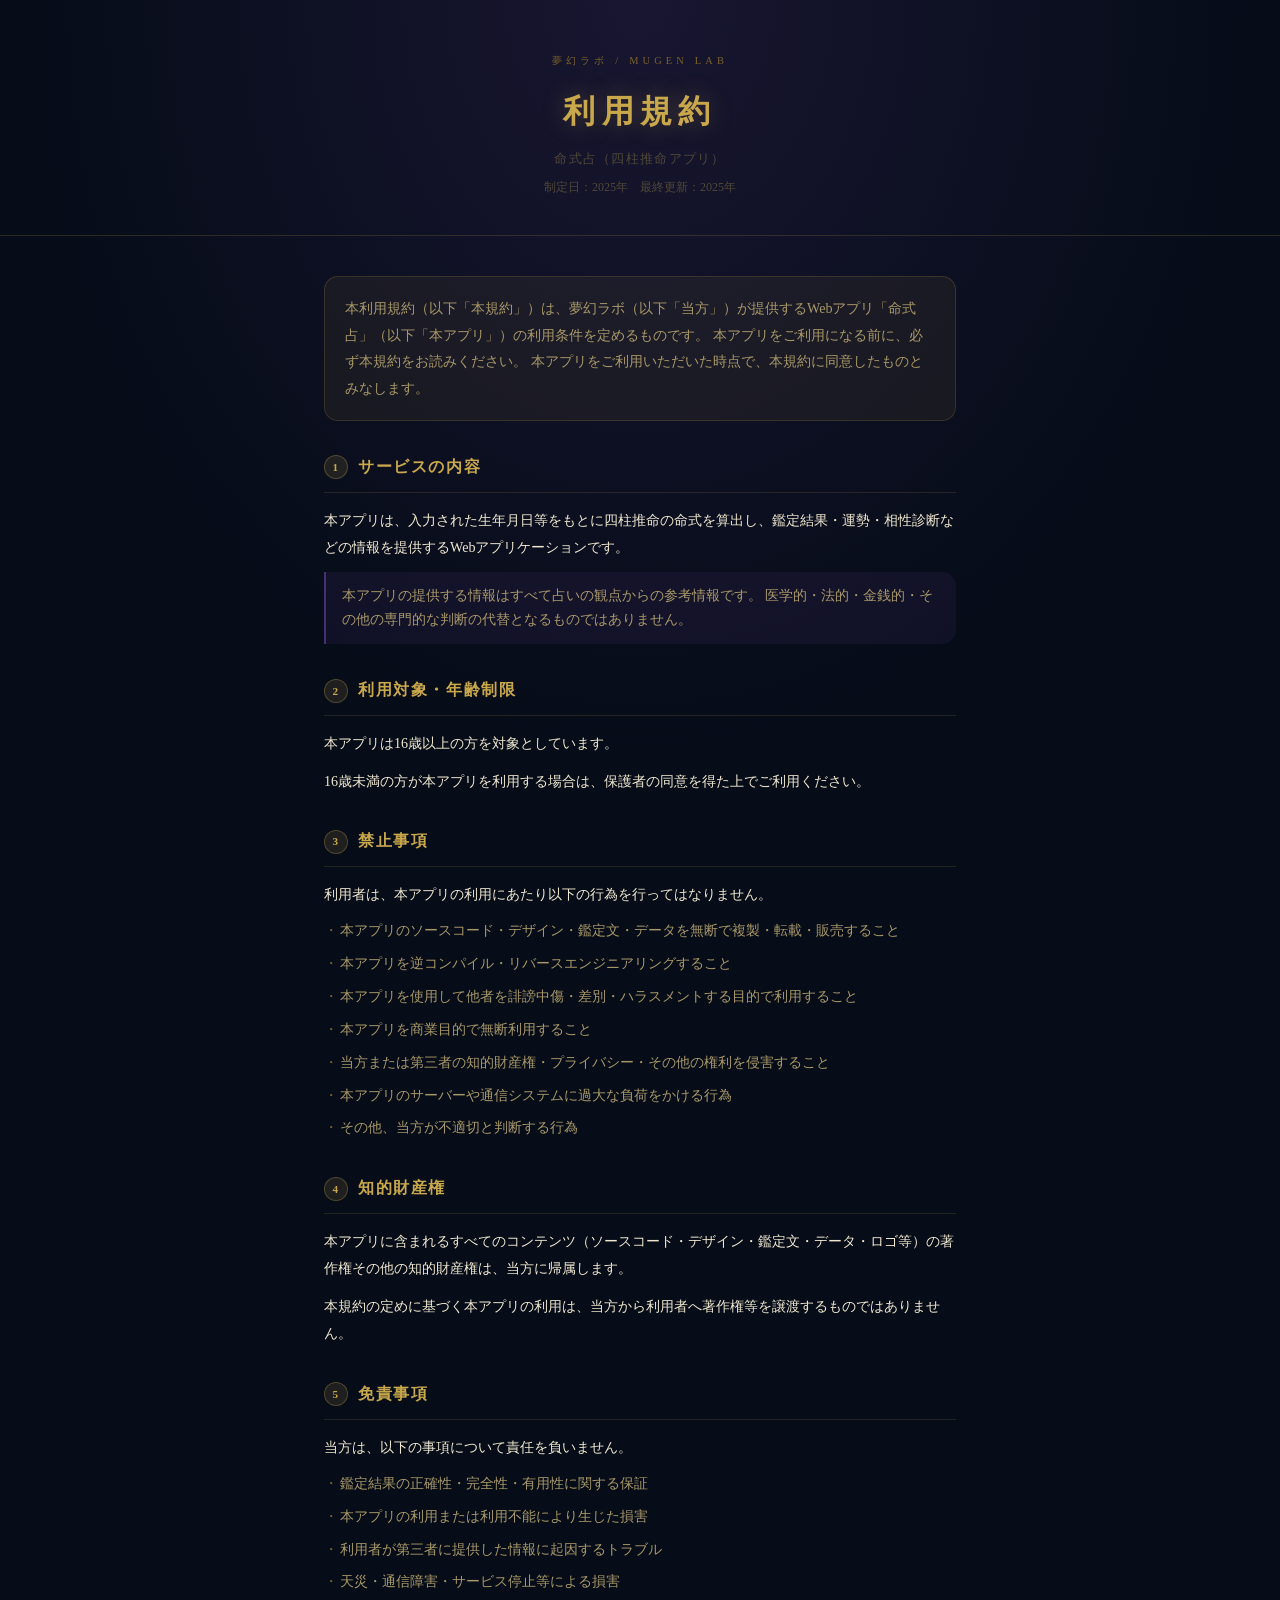
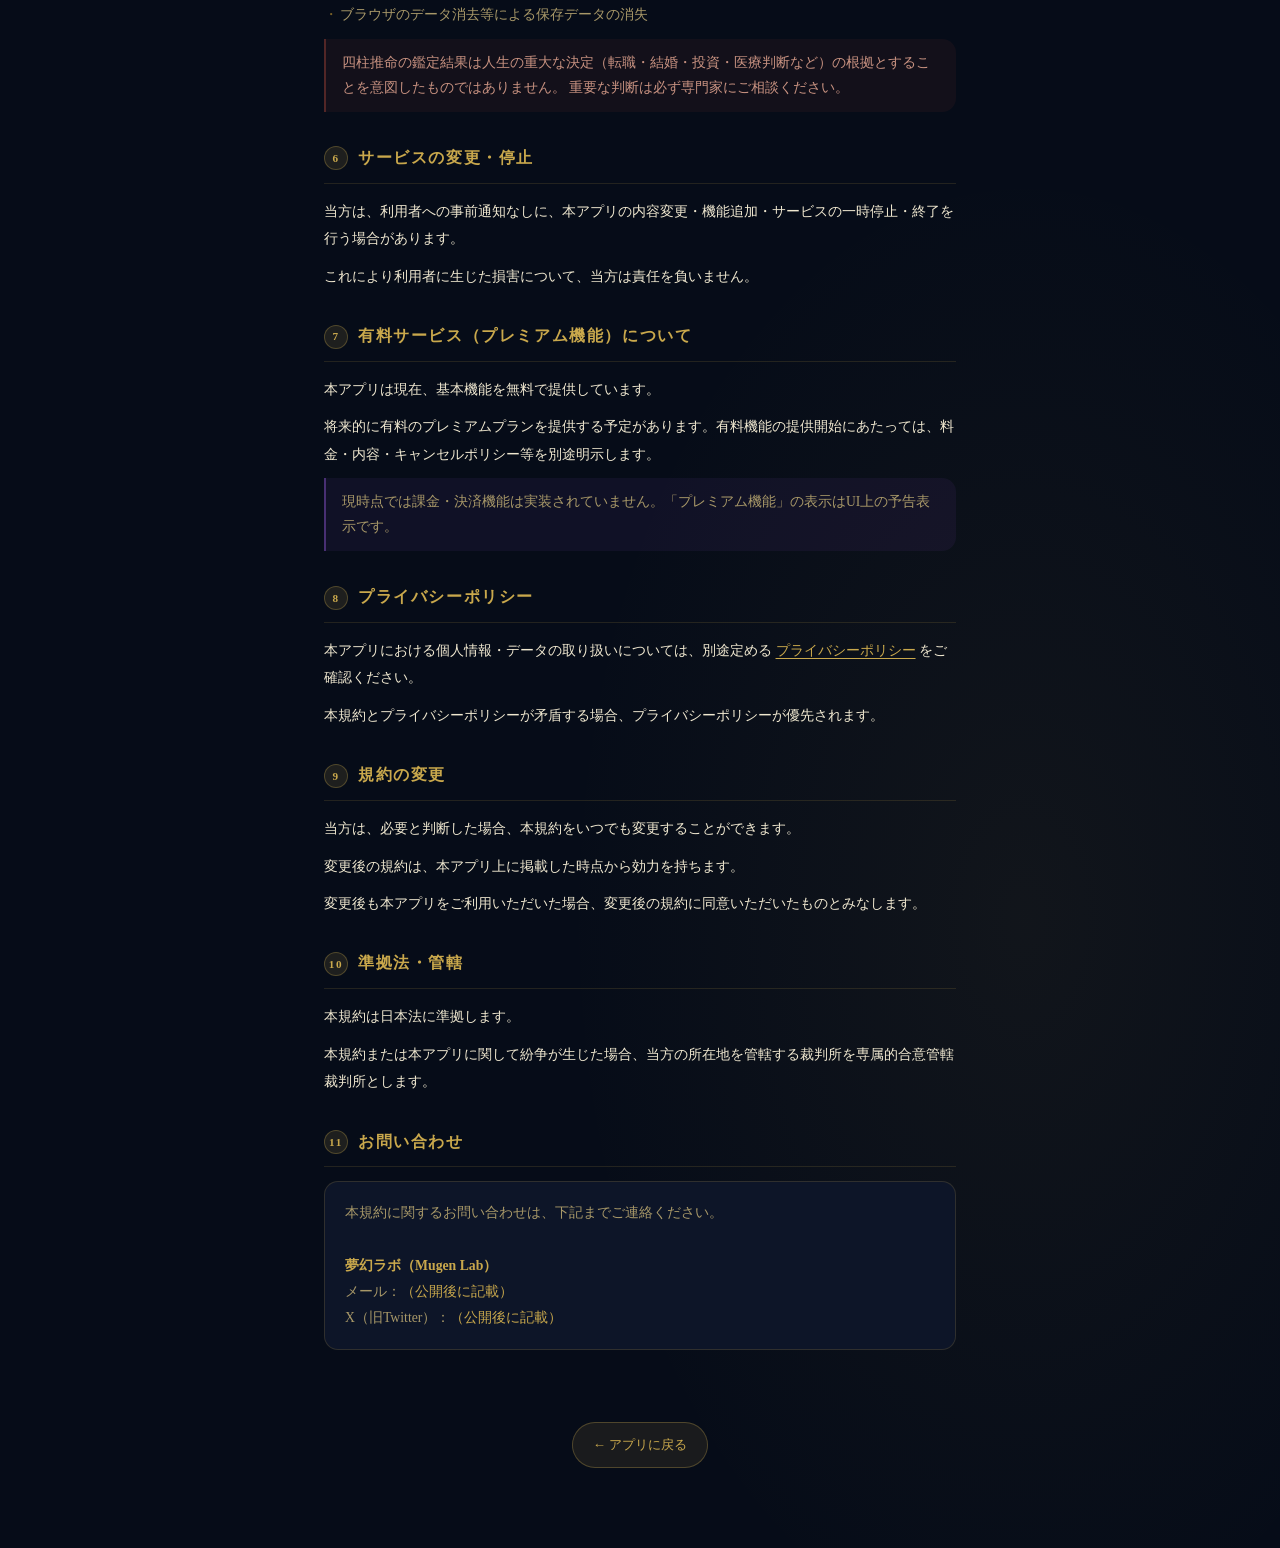
<file: terms.html>
<!DOCTYPE html>
<html lang="ja">
<head>
  <meta charset="UTF-8">
  <meta name="viewport" content="width=device-width,initial-scale=1">
  <title>利用規約 — 命式占 ／ 夢幻ラボ</title>
  <style>
    :root {
      --bg:     #060c18;
      --panel:  #0d1528;
      --gold:   #c9a84c;
      --gold-d: #7a6228;
      --t1:     #f0e8d0;
      --t2:     #a89868;
      --t3:     #504838;
      --border: rgba(201,168,76,0.18);
      --purple: #9b5de5;
      --r:      14px;
    }
    * { box-sizing:border-box; margin:0; padding:0; }
    html { font-size:16px; scroll-behavior:smooth; }
    body {
      font-family:'Noto Serif JP', 'Hiragino Mincho ProN', serif;
      background: var(--bg);
      color: var(--t1);
      min-height:100vh;
      line-height:1.8;
      background-image:
        radial-gradient(ellipse 80% 40% at 50% 0%, rgba(155,93,229,0.12) 0%, transparent 60%),
        radial-gradient(ellipse 60% 40% at 80% 80%, rgba(201,168,76,0.06) 0%, transparent 60%);
    }
    .doc-header {
      text-align:center;
      padding:52px 24px 36px;
      border-bottom:1px solid var(--border);
    }
    .doc-brand { font-size:0.65rem; color:var(--gold-d); letter-spacing:0.4em; text-transform:uppercase; margin-bottom:12px; }
    .doc-title { font-size:clamp(1.4rem,4vw,2rem); font-weight:700; color:var(--gold); letter-spacing:0.2em; text-shadow:0 0 24px rgba(201,168,76,0.3); margin-bottom:8px; }
    .doc-app   { font-size:0.8rem; color:var(--t3); letter-spacing:0.1em; }
    .doc-date  { font-size:0.75rem; color:var(--t3); margin-top:6px; }
    .doc-body  { max-width:680px; margin:0 auto; padding:40px 24px 80px; }
    .doc-lead  { background:rgba(201,168,76,0.07); border:1px solid var(--border); border-radius:var(--r); padding:18px 20px; font-size:0.88rem; color:var(--t2); line-height:1.9; margin-bottom:32px; }
    .doc-section { margin-bottom:32px; }
    .sec-title { display:flex; align-items:center; gap:10px; font-size:1rem; font-weight:700; color:var(--gold); letter-spacing:0.1em; margin-bottom:14px; padding-bottom:10px; border-bottom:1px solid rgba(201,168,76,0.15); }
    .sec-num { display:inline-flex; align-items:center; justify-content:center; width:24px; height:24px; background:rgba(201,168,76,0.12); border:1px solid rgba(201,168,76,0.3); border-radius:50%; font-size:0.7rem; color:var(--gold); font-weight:700; flex-shrink:0; }
    .sec-body { font-size:0.88rem; color:var(--t1); line-height:1.95; }
    .sec-body p { margin-bottom:10px; }
    .sec-body p:last-child { margin-bottom:0; }
    .sec-body ul { padding-left:0; list-style:none; display:flex; flex-direction:column; gap:6px; margin:8px 0; }
    .sec-body ul li { padding-left:16px; position:relative; font-size:0.86rem; color:var(--t2); }
    .sec-body ul li::before { content:'・'; position:absolute; left:0; color:var(--gold-d); }
    .highlight-box { background:rgba(155,93,229,0.07); border-left:2px solid rgba(155,93,229,0.4); border-radius:0 var(--r) var(--r) 0; padding:12px 16px; margin:10px 0; font-size:0.85rem; color:var(--t2); line-height:1.8; }
    .warn-box { background:rgba(200,80,60,0.07); border-left:2px solid rgba(200,80,60,0.35); border-radius:0 var(--r) var(--r) 0; padding:12px 16px; margin:10px 0; font-size:0.85rem; color:rgba(220,160,140,0.9); line-height:1.8; }
    .contact-box { background:var(--panel); border:1px solid var(--border); border-radius:var(--r); padding:18px 20px; font-size:0.86rem; color:var(--t2); line-height:1.9; }
    .contact-box a { color:var(--gold); text-decoration:none; }
    .back-btn { display:inline-flex; align-items:center; gap:8px; margin-top:40px; padding:10px 20px; background:rgba(201,168,76,0.1); border:1px solid rgba(201,168,76,0.3); border-radius:999px; color:var(--gold); font-size:0.82rem; text-decoration:none; cursor:pointer; transition:all 0.15s; }
    .back-btn:hover { background:rgba(201,168,76,0.18); }
    .policy-link { color:var(--gold); text-decoration:underline; text-underline-offset:3px; }
  </style>
</head>
<body>

<header class="doc-header">
  <div class="doc-brand">夢幻ラボ / Mugen Lab</div>
  <h1 class="doc-title">利用規約</h1>
  <div class="doc-app">命式占（四柱推命アプリ）</div>
  <div class="doc-date">制定日：2025年　最終更新：2025年</div>
</header>

<main class="doc-body">

  <div class="doc-lead">
    本利用規約（以下「本規約」）は、夢幻ラボ（以下「当方」）が提供するWebアプリ「命式占」（以下「本アプリ」）の利用条件を定めるものです。
    本アプリをご利用になる前に、必ず本規約をお読みください。
    本アプリをご利用いただいた時点で、本規約に同意したものとみなします。
  </div>

  <!-- 第1条 -->
  <div class="doc-section">
    <div class="sec-title"><span class="sec-num">1</span>サービスの内容</div>
    <div class="sec-body">
      <p>本アプリは、入力された生年月日等をもとに四柱推命の命式を算出し、鑑定結果・運勢・相性診断などの情報を提供するWebアプリケーションです。</p>
      <div class="highlight-box">
        本アプリの提供する情報はすべて占いの観点からの参考情報です。
        医学的・法的・金銭的・その他の専門的な判断の代替となるものではありません。
      </div>
    </div>
  </div>

  <!-- 第2条 -->
  <div class="doc-section">
    <div class="sec-title"><span class="sec-num">2</span>利用対象・年齢制限</div>
    <div class="sec-body">
      <p>本アプリは16歳以上の方を対象としています。</p>
      <p>16歳未満の方が本アプリを利用する場合は、保護者の同意を得た上でご利用ください。</p>
    </div>
  </div>

  <!-- 第3条 -->
  <div class="doc-section">
    <div class="sec-title"><span class="sec-num">3</span>禁止事項</div>
    <div class="sec-body">
      <p>利用者は、本アプリの利用にあたり以下の行為を行ってはなりません。</p>
      <ul>
        <li>本アプリのソースコード・デザイン・鑑定文・データを無断で複製・転載・販売すること</li>
        <li>本アプリを逆コンパイル・リバースエンジニアリングすること</li>
        <li>本アプリを使用して他者を誹謗中傷・差別・ハラスメントする目的で利用すること</li>
        <li>本アプリを商業目的で無断利用すること</li>
        <li>当方または第三者の知的財産権・プライバシー・その他の権利を侵害すること</li>
        <li>本アプリのサーバーや通信システムに過大な負荷をかける行為</li>
        <li>その他、当方が不適切と判断する行為</li>
      </ul>
    </div>
  </div>

  <!-- 第4条 -->
  <div class="doc-section">
    <div class="sec-title"><span class="sec-num">4</span>知的財産権</div>
    <div class="sec-body">
      <p>本アプリに含まれるすべてのコンテンツ（ソースコード・デザイン・鑑定文・データ・ロゴ等）の著作権その他の知的財産権は、当方に帰属します。</p>
      <p>本規約の定めに基づく本アプリの利用は、当方から利用者へ著作権等を譲渡するものではありません。</p>
    </div>
  </div>

  <!-- 第5条 -->
  <div class="doc-section">
    <div class="sec-title"><span class="sec-num">5</span>免責事項</div>
    <div class="sec-body">
      <p>当方は、以下の事項について責任を負いません。</p>
      <ul>
        <li>鑑定結果の正確性・完全性・有用性に関する保証</li>
        <li>本アプリの利用または利用不能により生じた損害</li>
        <li>利用者が第三者に提供した情報に起因するトラブル</li>
        <li>天災・通信障害・サービス停止等による損害</li>
        <li>ブラウザのデータ消去等による保存データの消失</li>
      </ul>
      <div class="warn-box">
        四柱推命の鑑定結果は人生の重大な決定（転職・結婚・投資・医療判断など）の根拠とすることを意図したものではありません。
        重要な判断は必ず専門家にご相談ください。
      </div>
    </div>
  </div>

  <!-- 第6条 -->
  <div class="doc-section">
    <div class="sec-title"><span class="sec-num">6</span>サービスの変更・停止</div>
    <div class="sec-body">
      <p>当方は、利用者への事前通知なしに、本アプリの内容変更・機能追加・サービスの一時停止・終了を行う場合があります。</p>
      <p>これにより利用者に生じた損害について、当方は責任を負いません。</p>
    </div>
  </div>

  <!-- 第7条 -->
  <div class="doc-section">
    <div class="sec-title"><span class="sec-num">7</span>有料サービス（プレミアム機能）について</div>
    <div class="sec-body">
      <p>本アプリは現在、基本機能を無料で提供しています。</p>
      <p>将来的に有料のプレミアムプランを提供する予定があります。有料機能の提供開始にあたっては、料金・内容・キャンセルポリシー等を別途明示します。</p>
      <div class="highlight-box">
        現時点では課金・決済機能は実装されていません。「プレミアム機能」の表示はUI上の予告表示です。
      </div>
    </div>
  </div>

  <!-- 第8条 -->
  <div class="doc-section">
    <div class="sec-title"><span class="sec-num">8</span>プライバシーポリシー</div>
    <div class="sec-body">
      <p>本アプリにおける個人情報・データの取り扱いについては、別途定める
        <a href="privacy.html" class="policy-link">プライバシーポリシー</a>
        をご確認ください。
      </p>
      <p>本規約とプライバシーポリシーが矛盾する場合、プライバシーポリシーが優先されます。</p>
    </div>
  </div>

  <!-- 第9条 -->
  <div class="doc-section">
    <div class="sec-title"><span class="sec-num">9</span>規約の変更</div>
    <div class="sec-body">
      <p>当方は、必要と判断した場合、本規約をいつでも変更することができます。</p>
      <p>変更後の規約は、本アプリ上に掲載した時点から効力を持ちます。</p>
      <p>変更後も本アプリをご利用いただいた場合、変更後の規約に同意いただいたものとみなします。</p>
    </div>
  </div>

  <!-- 第10条 -->
  <div class="doc-section">
    <div class="sec-title"><span class="sec-num">10</span>準拠法・管轄</div>
    <div class="sec-body">
      <p>本規約は日本法に準拠します。</p>
      <p>本規約または本アプリに関して紛争が生じた場合、当方の所在地を管轄する裁判所を専属的合意管轄裁判所とします。</p>
    </div>
  </div>

  <!-- お問い合わせ -->
  <div class="doc-section">
    <div class="sec-title"><span class="sec-num">11</span>お問い合わせ</div>
    <div class="sec-body">
      <div class="contact-box">
        本規約に関するお問い合わせは、下記までご連絡ください。<br><br>
        <strong style="color:#c9a84c">夢幻ラボ（Mugen Lab）</strong><br>
        メール：<a href="mailto:contact@mugen-lab.example.com">（公開後に記載）</a><br>
        X（旧Twitter）：<a href="#">（公開後に記載）</a>
      </div>
    </div>
  </div>

  <div style="text-align:center">
    <a href="index.html" class="back-btn">← アプリに戻る</a>
  </div>

</main>
</body>
</html>
</file>
<file: style.css>
/* ===========================================
   style.css v4 — 命式占
   テーマ：呪術廻廊 × 平安陰陽道 × 高級占術
   黒紺 × 金 × 紫 × 青白い光
   =========================================== */

@import url('https://fonts.googleapis.com/css2?family=Noto+Serif+JP:wght@300;400;700;900&family=Zen+Kurenaido&family=Shippori+Mincho:wght@400;700;800&display=swap');

:root {
  /* ── 深淵のカラー ── */
  --void:        #030508;
  --deep:        #060c18;
  --surface:     #0a1428;
  --panel:       rgba(8,16,36,0.88);
  --panel2:      rgba(12,20,44,0.92);
  --border-dim:  rgba(100,120,200,0.12);
  --border-glow: rgba(180,150,80,0.3);

  /* ── ゴールド ── */
  --gold:        #c9a84c;
  --gold-bright: #f5d878;
  --gold-dim:    #6a5020;
  --gold-glow:   rgba(201,168,76,0.25);

  /* ── 紫（神秘） ── */
  --purple:      #9b5de5;
  --purple-dim:  #4a1a8a;
  --purple-glow: rgba(155,93,229,0.25);

  /* ── 青白（星・霊気） ── */
  --sky:         #5ab8f5;
  --sky-dim:     #1a4a7a;
  --sky-glow:    rgba(90,184,245,0.2);

  /* ── テキスト ── */
  --t1: #f0e8d0;
  --t2: #a89868;
  --t3: #504838;

  /* ── フォント ── */
  --f-display: 'Shippori Mincho', 'Noto Serif JP', serif;
  --f-kurena:  'Zen Kurenaido', 'Noto Serif JP', serif;
  --f-body:    'Noto Serif JP', serif;

  /* ── 角丸 ── */
  --r1:  8px;
  --r2:  14px;
  --r3:  20px;
  --r4:  28px;
  --pill: 999px;
}

/* ── リセット ── */
*, *::before, *::after { box-sizing:border-box; margin:0; padding:0; }
html { font-size:16px; scroll-behavior:smooth; -webkit-tap-highlight-color:transparent; }
body { font-family:var(--f-body); background:var(--void); color:var(--t1); min-height:100vh; overflow-x:hidden; }
.hidden { display:none !important; }

/* ============================================
   背景：星空 + 呪符紋様
   ============================================ */
.bg {
  position:fixed; inset:0; z-index:0; pointer-events:none; overflow:hidden;
}
#star-canvas { position:absolute; inset:0; }

/* 深海の奥のような光の滲み */
.bg-glow-top {
  position:absolute; top:-200px; left:50%; transform:translateX(-50%);
  width:700px; height:500px;
  background:radial-gradient(ellipse, rgba(155,93,229,0.18) 0%, rgba(90,184,245,0.06) 40%, transparent 70%);
  border-radius:50%;
  animation:breathe 10s ease-in-out infinite;
}
.bg-glow-bot {
  position:absolute; bottom:-200px; left:30%;
  width:500px; height:400px;
  background:radial-gradient(ellipse, rgba(201,168,76,0.12) 0%, transparent 65%);
  border-radius:50%;
  animation:breathe 14s ease-in-out infinite reverse;
}

/* 六芒星グリッド（微細な背景紋様） */
.bg-hex {
  position:absolute; inset:0;
  background-image:
    radial-gradient(circle 1px at 50% 50%, rgba(201,168,76,0.08) 0%, transparent 100%);
  background-size:60px 104px;
  background-position:0 0, 30px 52px;
  opacity:0.4;
}

@keyframes breathe {
  0%,100% { transform:translateX(-50%) scale(1); opacity:0.7; }
  50%      { transform:translateX(-50%) scale(1.2); opacity:1; }
}

/* ============================================
   ラッパー
   ============================================ */
.wrapper { position:relative; z-index:1; min-height:100vh; }
.container { max-width:460px; margin:0 auto; padding:0 18px 120px; }

/* ============================================
   ヘッダー
   ============================================ */
.app-header {
  text-align:center;
  padding:52px 20px 0;
}
.header-ornament {
  font-size:0.62rem;
  color:var(--gold-dim);
  letter-spacing:0.5em;
  margin-bottom:10px;
  display:flex; align-items:center; justify-content:center; gap:12px;
}
.header-ornament::before, .header-ornament::after {
  content:''; flex:1; max-width:60px; height:1px;
  background:linear-gradient(90deg, transparent, var(--gold-dim), transparent);
}
.app-title {
  font-family:var(--f-display);
  font-size:clamp(1.6rem,5vw,2.2rem);
  font-weight:800;
  color:var(--gold);
  letter-spacing:0.6em;
  margin-left:0.6em;
  text-shadow:0 0 30px rgba(201,168,76,0.5), 0 0 60px rgba(201,168,76,0.2);
  margin-bottom:4px;
  animation:titleGlow 4s ease-in-out infinite;
}
@keyframes titleGlow {
  0%,100% { text-shadow:0 0 20px rgba(201,168,76,0.4),0 0 50px rgba(201,168,76,0.15); }
  50%      { text-shadow:0 0 40px rgba(201,168,76,0.7),0 0 80px rgba(201,168,76,0.3); }
}
.app-subtitle {
  font-size:0.68rem; color:var(--t3); letter-spacing:0.25em;
}

/* ============================================
   入力画面
   ============================================ */
.input-screen { padding-top:40px; }

.input-hero {
  text-align:center; margin-bottom:36px;
}
.input-sigil {
  font-size:3.5rem; display:block; margin-bottom:16px;
  animation:sigilFloat 5s ease-in-out infinite;
  filter:drop-shadow(0 0 20px rgba(155,93,229,0.6)) drop-shadow(0 0 40px rgba(90,184,245,0.3));
}
@keyframes sigilFloat {
  0%,100% { transform:translateY(0) rotate(0deg); }
  33%      { transform:translateY(-10px) rotate(3deg); }
  66%      { transform:translateY(-5px) rotate(-2deg); }
}
.input-hero h2 {
  font-family:var(--f-display); font-size:1.15rem; font-weight:700;
  color:var(--t1); letter-spacing:0.1em; margin-bottom:8px;
}
.input-hero p { font-size:0.78rem; color:var(--t2); line-height:1.8; }

.form-card {
  background:var(--panel);
  border:1px solid var(--border-glow);
  border-radius:var(--r3);
  padding:28px 22px;
  backdrop-filter:blur(24px);
  -webkit-backdrop-filter:blur(24px);
  box-shadow:0 0 0 1px rgba(255,255,255,0.03), inset 0 1px 0 rgba(255,255,255,0.06),
             0 8px 32px rgba(0,0,0,0.5);
  margin-bottom:16px;
  position:relative; overflow:hidden;
}
/* 輝き装飾 */
.form-card::before {
  content:''; position:absolute; top:0; left:0; right:0; height:1px;
  background:linear-gradient(90deg, transparent, var(--gold), rgba(155,93,229,0.8), transparent);
}
.form-row { margin-bottom:18px; }
.form-row:last-child { margin-bottom:0; }
.form-label {
  display:block; font-size:0.68rem; color:var(--gold);
  letter-spacing:0.25em; text-transform:uppercase; margin-bottom:8px;
}
.form-input {
  width:100%; padding:13px 15px;
  background:rgba(255,255,255,0.04);
  border:1px solid rgba(100,120,200,0.2);
  border-radius:var(--r1);
  color:var(--t1); font-family:var(--f-body); font-size:1rem;
  transition:border-color 0.2s, box-shadow 0.2s;
  appearance:none; -webkit-appearance:none;
}
.form-input:focus {
  outline:none;
  border-color:var(--purple);
  box-shadow:0 0 0 3px rgba(155,93,229,0.15), 0 0 16px rgba(155,93,229,0.1);
}
.form-input::placeholder { color:rgba(168,152,104,0.35); }
select.form-input {
  background-image:url("data:image/svg+xml,%3Csvg xmlns='http://www.w3.org/2000/svg' width='12' height='8'%3E%3Cpath d='M1 1l5 5 5-5' stroke='%23c9a84c' stroke-width='1.5' fill='none'/%3E%3C/svg%3E");
  background-repeat:no-repeat; background-position:right 14px center; padding-right:36px;
}
select.form-input option { background:var(--surface); color:var(--t1); }

.btn-cta {
  width:100%; padding:18px;
  background:linear-gradient(135deg, #2a1a60 0%, #5a2a90 35%, #9b5de5 65%, #c9a84c 100%);
  border:none; border-radius:var(--r2); cursor:pointer;
  font-family:var(--f-display); font-size:1.05rem; font-weight:700;
  color:#fff; letter-spacing:0.35em;
  box-shadow:0 4px 30px rgba(155,93,229,0.4), 0 0 0 1px rgba(201,168,76,0.3);
  transition:transform 0.15s, box-shadow 0.15s;
  position:relative; overflow:hidden;
}
.btn-cta::before {
  content:''; position:absolute; inset:0;
  background:linear-gradient(135deg, transparent 40%, rgba(255,255,255,0.1) 50%, transparent 60%);
  animation:shimmer 2.5s ease-in-out infinite;
}
@keyframes shimmer {
  0%   { transform:translateX(-200%); }
  100% { transform:translateX(200%); }
}
.btn-cta:hover  { transform:translateY(-2px); box-shadow:0 8px 40px rgba(155,93,229,0.55),0 0 0 1px rgba(201,168,76,0.5); }
.btn-cta:active { transform:translateY(0); }

/* ============================================
   結果画面トップ
   ============================================ */
.result-screen { padding-top:28px; }

/* ── ユーザー表示 ── */
.user-row {
  display:flex; align-items:center; justify-content:space-between;
  margin-bottom:28px;
}
.user-name {
  font-size:0.82rem; color:var(--t2); letter-spacing:0.1em;
}
.btn-back {
  background:transparent; border:1px solid rgba(100,120,200,0.25);
  border-radius:var(--pill); padding:6px 14px;
  color:var(--t2); font-size:0.72rem; cursor:pointer;
  transition:all 0.15s;
}
.btn-back:hover { border-color:var(--gold); color:var(--gold); }

/* ============================================
   タイプカード（命式タイプ）
   ============================================ */
.type-card {
  background:var(--panel2);
  border:1px solid var(--border-glow);
  border-radius:var(--r4);
  padding:28px 24px;
  margin-bottom:16px;
  position:relative; overflow:hidden;
  box-shadow:0 0 40px rgba(155,93,229,0.12), 0 8px 32px rgba(0,0,0,0.5);
  animation:cardReveal 0.6s ease both;
}
@keyframes cardReveal {
  from { opacity:0; transform:translateY(20px) scale(0.97); }
  to   { opacity:1; transform:translateY(0) scale(1); }
}
.type-card::before {
  content:''; position:absolute; top:0; left:0; right:0; height:2px;
  background:linear-gradient(90deg, var(--purple), var(--gold), var(--sky));
}
/* 大きな装飾漢字 */
.type-card-bg-kanji {
  position:absolute; right:-10px; bottom:-20px;
  font-family:var(--f-display); font-size:9rem; font-weight:900;
  color:rgba(155,93,229,0.05); line-height:1; pointer-events:none;
  user-select:none;
}
.type-tag {
  display:inline-flex; align-items:center; gap:6px;
  font-size:0.62rem; color:var(--purple); letter-spacing:0.3em; text-transform:uppercase;
  margin-bottom:14px;
}
.type-tag::before {
  content:''; width:4px; height:4px; border-radius:50%;
  background:var(--purple); box-shadow:0 0 8px var(--purple);
}
.type-icon { font-size:2.2rem; display:block; margin-bottom:10px;
  filter:drop-shadow(0 0 12px rgba(155,93,229,0.5)); }
.type-name {
  font-family:var(--f-display); font-size:1.4rem; font-weight:800;
  color:var(--t1); margin-bottom:6px; letter-spacing:0.05em;
}
.type-title {
  font-size:0.72rem; color:var(--gold); letter-spacing:0.25em; margin-bottom:12px;
}
.type-desc { font-size:0.84rem; color:var(--t2); line-height:1.9; }

/* ============================================
   今日の運勢カード（メイン）
   ============================================ */
.fortune-card {
  background:var(--panel2);
  border:1px solid var(--border-glow);
  border-radius:var(--r4);
  padding:0;
  margin-bottom:16px;
  overflow:hidden;
  box-shadow:0 0 50px rgba(0,0,0,0.6), 0 0 0 1px rgba(255,255,255,0.04);
  animation:cardReveal 0.6s 0.1s ease both;
}

/* カードヘッダー（ランク表示） */
.fortune-card-header {
  padding:22px 24px 18px;
  background:linear-gradient(135deg, rgba(155,93,229,0.15) 0%, rgba(90,184,245,0.08) 100%);
  border-bottom:1px solid rgba(100,120,200,0.15);
  display:flex; align-items:center; justify-content:space-between;
}
.fortune-date-label { font-size:0.7rem; color:var(--t3); letter-spacing:0.15em; }
.fortune-date       { font-size:0.88rem; color:var(--t2); }

/* ランクバッジ */
.rank-badge {
  display:flex; align-items:center; gap:8px;
}
.rank-letter {
  font-family:var(--f-display); font-size:2.2rem; font-weight:900;
  line-height:1;
  animation:rankGlow 3s ease-in-out infinite;
}
@keyframes rankGlow {
  0%,100% { filter:drop-shadow(0 0 6px currentColor); }
  50%      { filter:drop-shadow(0 0 18px currentColor) drop-shadow(0 0 30px currentColor); }
}
.rank-info { text-align:right; }
.rank-label { font-size:0.65rem; color:var(--t3); letter-spacing:0.15em; margin-bottom:2px; }
.rank-title { font-size:0.82rem; color:var(--t2); font-weight:500; }

/* カードボディ */
.fortune-card-body { padding:22px 24px; }

/* 干支表示（大） */
.kanshi-display {
  display:flex; align-items:center; justify-content:center;
  gap:20px; margin-bottom:20px;
}
.kanshi-char-big {
  font-family:var(--f-display); font-size:3.8rem; font-weight:900; line-height:1;
  animation:kanshiPulse 4s ease-in-out infinite;
}
@keyframes kanshiPulse {
  0%,100% { text-shadow:0 0 20px currentColor; }
  50%      { text-shadow:0 0 40px currentColor, 0 0 70px currentColor; }
}
.kanshi-mid {
  display:flex; flex-direction:column; align-items:center; gap:6px;
}
.kanshi-sep-line { width:1px; height:40px; background:linear-gradient(180deg, transparent, var(--border-glow), transparent); }
.kanshi-ts-badge {
  font-size:0.7rem; color:var(--t2);
  background:rgba(255,255,255,0.05);
  border:1px solid rgba(255,255,255,0.08);
  border-radius:var(--pill); padding:3px 10px;
  letter-spacing:0.1em;
}

/* 今日のフロー（五行テキスト） */
.flow-text {
  text-align:center; margin-bottom:20px;
  font-size:0.85rem; color:var(--t2); letter-spacing:0.08em; line-height:1.7;
}
.flow-elem-highlight {
  font-weight:700; font-size:0.95rem;
}

/* 称号 */
.shogo-row {
  display:flex; align-items:center; justify-content:center; gap:8px;
  margin-bottom:20px;
}
.shogo-label { font-size:0.65rem; color:var(--t3); letter-spacing:0.2em; }
.shogo-value {
  font-family:var(--f-display); font-size:0.92rem; color:var(--gold);
  letter-spacing:0.1em;
  text-shadow:0 0 12px rgba(201,168,76,0.4);
}

/* 鑑定文 */
.kanteibun {
  background:rgba(0,0,0,0.25);
  border-left:2px solid var(--purple);
  border-radius:0 var(--r1) var(--r1) 0;
  padding:14px 16px;
  margin-bottom:20px;
  font-size:0.84rem; color:var(--t1); line-height:1.9;
}

/* 開運アクション */
.kaiun-box {
  background:linear-gradient(135deg, rgba(201,168,76,0.1), rgba(155,93,229,0.08));
  border:1px solid rgba(201,168,76,0.25);
  border-radius:var(--r2); padding:16px 18px; margin-bottom:12px;
}
.kaiun-label {
  font-size:0.62rem; color:var(--gold); letter-spacing:0.3em; text-transform:uppercase;
  margin-bottom:8px; display:flex; align-items:center; gap:6px;
}
.kaiun-label::before {
  content:''; width:12px; height:1px; background:var(--gold);
}
.kaiun-text {
  font-family:var(--f-display); font-size:1.05rem; font-weight:700;
  color:var(--t1); letter-spacing:0.05em;
}

/* 避けること */
.avoid-box {
  background:rgba(180,60,40,0.08);
  border:1px solid rgba(180,60,40,0.2);
  border-radius:var(--r2); padding:14px 18px;
}
.avoid-label {
  font-size:0.62rem; color:rgba(220,120,100,0.8); letter-spacing:0.25em; margin-bottom:10px;
}
.avoid-items {
  display:flex; flex-direction:column; gap:6px;
}
.avoid-item {
  display:flex; align-items:center; gap:8px;
  font-size:0.82rem; color:rgba(220,160,140,0.85);
}
.avoid-x {
  width:16px; height:16px; border-radius:50%;
  background:rgba(180,60,40,0.3); border:1px solid rgba(220,100,80,0.4);
  display:flex; align-items:center; justify-content:center;
  font-size:0.55rem; color:rgba(255,150,130,0.9);
  flex-shrink:0;
}

/* ============================================
   ステータスグリッド
   ============================================ */
.status-section { margin-bottom:16px; animation:cardReveal 0.6s 0.2s ease both; }
.section-title {
  font-size:0.65rem; color:var(--t3); letter-spacing:0.35em; text-transform:uppercase;
  margin-bottom:12px; padding-left:2px;
  display:flex; align-items:center; gap:10px;
}
.section-title::after { content:''; flex:1; height:1px; background:linear-gradient(90deg, var(--border-dim), transparent); }

.status-grid { display:grid; grid-template-columns:1fr 1fr; gap:10px; }

.stat-card {
  background:var(--panel);
  border:1px solid var(--border-dim);
  border-radius:var(--r3);
  padding:18px 16px 16px;
  backdrop-filter:blur(16px); -webkit-backdrop-filter:blur(16px);
  position:relative; overflow:hidden;
  transition:transform 0.2s, border-color 0.2s, box-shadow 0.2s;
  cursor:default;
}
.stat-card::before {
  content:''; position:absolute; top:0; left:0; right:0; height:1px;
  background:linear-gradient(90deg, transparent, var(--card-accent, rgba(201,168,76,0.4)), transparent);
}
.stat-card:hover {
  transform:translateY(-4px) scale(1.02);
  border-color:rgba(201,168,76,0.3);
  box-shadow:0 12px 32px rgba(0,0,0,0.5), 0 0 20px var(--card-glow, rgba(201,168,76,0.1));
}
.stat-icon   { font-size:1.2rem; margin-bottom:8px; display:block; }
.stat-name   { font-size:0.68rem; color:var(--t2); letter-spacing:0.1em; margin-bottom:6px; }
.stat-value  { font-family:var(--f-display); font-size:2.2rem; font-weight:900; line-height:1; margin-bottom:8px; }
.stat-gauge  { height:3px; background:rgba(255,255,255,0.06); border-radius:2px; overflow:hidden; }
.stat-fill   { height:100%; border-radius:2px; transition:width 1.2s cubic-bezier(0.4,0,0.2,1); }

/* ============================================
   ラッキー要素カード
   ============================================ */
.lucky-card {
  background:var(--panel);
  border:1px solid rgba(155,93,229,0.25);
  border-radius:var(--r3);
  padding:20px;
  margin-bottom:16px;
  animation:cardReveal 0.6s 0.3s ease both;
  position:relative; overflow:hidden;
}
.lucky-card::before {
  content:''; position:absolute; top:0; left:0; right:0; height:1px;
  background:linear-gradient(90deg, transparent, var(--purple), transparent);
}
.lucky-grid { display:grid; grid-template-columns:1fr 1fr; gap:10px; margin-top:14px; }
.lucky-item {
  background:rgba(155,93,229,0.06);
  border:1px solid rgba(155,93,229,0.15);
  border-radius:var(--r2);
  padding:12px 14px;
}
.lucky-item-label { font-size:0.6rem; color:var(--purple); letter-spacing:0.2em; margin-bottom:5px; }
.lucky-item-value { font-size:0.84rem; color:var(--t1); font-weight:500; }

/* ============================================
   五行バランス（ビジュアル強化版）
   ============================================ */
.gogyou-card {
  background:var(--panel);
  border:1px solid var(--border-glow);
  border-radius:var(--r3);
  padding:22px;
  margin-bottom:16px;
  animation:cardReveal 0.6s 0.35s ease both;
}

.gogyou-pentagon { /* 中央に五芒星的配置 */
  display:flex; justify-content:center; margin-bottom:20px;
}
.gogyou-circle-wrap {
  position:relative; width:180px; height:180px;
}
.gogyou-center-label {
  position:absolute; inset:0; display:flex; flex-direction:column;
  align-items:center; justify-content:center;
  font-size:0.65rem; color:var(--t3); letter-spacing:0.1em; text-align:center;
  pointer-events:none;
}
.gogyou-center-val {
  font-family:var(--f-display); font-size:1.2rem; font-weight:900;
  color:var(--gold); display:block;
}
svg.gogyou-svg { width:180px; height:180px; }

.gogyou-bars-list { display:flex; flex-direction:column; gap:10px; }
.gogyou-bar-row {
  display:flex; align-items:center; gap:10px;
}
.gogyou-bar-icon {
  font-size:1.1rem; width:24px; text-align:center; flex-shrink:0;
}
.gogyou-bar-name {
  font-family:var(--f-display); font-size:1rem; font-weight:700;
  width:16px; flex-shrink:0;
}
.gogyou-bar-track {
  flex:1; height:8px; background:rgba(255,255,255,0.05);
  border-radius:4px; overflow:hidden;
}
.gogyou-bar-fill {
  height:100%; border-radius:4px;
  transition:width 1s cubic-bezier(0.4,0,0.2,1);
  position:relative;
}
.gogyou-bar-fill::after {
  content:''; position:absolute; right:0; top:0; bottom:0;
  width:6px; border-radius:3px;
  filter:brightness(1.6);
  box-shadow:0 0 6px currentColor;
}
.gogyou-bar-pct {
  font-size:0.75rem; color:var(--t2); width:32px; text-align:right; flex-shrink:0;
}

/* ============================================
   命式パネル（展開）
   ============================================ */
.detail-section { margin-bottom:12px; animation:cardReveal 0.6s 0.4s ease both; }

.expand-btn {
  width:100%; background:var(--panel); border:1px solid var(--border-dim);
  border-radius:var(--r2); padding:14px 18px;
  color:var(--t2); font-family:var(--f-body); font-size:0.82rem; letter-spacing:0.1em;
  cursor:pointer; display:flex; align-items:center; justify-content:space-between;
  transition:all 0.2s; backdrop-filter:blur(12px); -webkit-backdrop-filter:blur(12px);
}
.expand-btn:hover { border-color:rgba(155,93,229,0.3); color:var(--t1); }
.expand-btn.open  { border-radius:var(--r2) var(--r2) 0 0; border-color:rgba(155,93,229,0.25); }
.expand-icon { font-size:0.65rem; color:var(--purple); transition:transform 0.3s; }
.expand-btn.open .expand-icon { transform:rotate(180deg); }

.expand-body {
  max-height:0; overflow:hidden;
  transition:max-height 0.4s cubic-bezier(0.4,0,0.2,1);
  background:rgba(6,12,24,0.7);
  border:1px solid rgba(155,93,229,0.15); border-top:none;
  border-radius:0 0 var(--r2) var(--r2);
  backdrop-filter:blur(12px); -webkit-backdrop-filter:blur(12px);
}
.expand-body.open { max-height:1000px; }
.expand-inner { padding:18px; }

/* 命式グリッド */
.pillars-grid4 { display:grid; grid-template-columns:repeat(4,1fr); gap:8px; margin-bottom:18px; }
.pillar-mini {
  background:rgba(155,93,229,0.06);
  border:1px solid rgba(155,93,229,0.15);
  border-radius:var(--r1); padding:10px 6px; text-align:center;
}
.pillar-mini-lbl  { font-size:0.58rem; color:var(--t3); letter-spacing:0.1em; margin-bottom:5px; }
.pillar-mini-kan  { font-family:var(--f-display); font-size:1.4rem; font-weight:900; line-height:1; display:block; }
.pillar-mini-shi  { font-family:var(--f-display); font-size:1.4rem; font-weight:900; line-height:1; display:block; }
.pillar-mini-zk   { font-size:0.52rem; color:var(--gold-dim); margin-top:4px; letter-spacing:0.05em; }

/* 身強身弱 */
.strength-row { display:flex; align-items:center; gap:12px; margin-bottom:14px; }
.strength-label-big {
  font-family:var(--f-display); font-size:2rem; font-weight:900;
}
.strength-track { flex:1; height:6px; background:rgba(255,255,255,0.06); border-radius:3px; overflow:hidden; }
.strength-fill  { height:100%; border-radius:3px; transition:width 1s ease; }
.strength-desc  { font-size:0.78rem; color:var(--t2); line-height:1.8; }

/* 大運リスト */
.daiun-list  { display:flex; flex-direction:column; gap:6px; }
.daiun-item  {
  display:flex; align-items:center; gap:12px;
  padding:8px 12px; border-radius:var(--r1);
  background:rgba(255,255,255,0.02); border:1px solid rgba(255,255,255,0.04);
  cursor:pointer; transition:all 0.15s;
}
.daiun-item:hover  { background:rgba(155,93,229,0.08); border-color:rgba(155,93,229,0.2); }
.daiun-item.now    { background:rgba(201,168,76,0.1); border-color:rgba(201,168,76,0.3); }
.daiun-age         { font-size:0.65rem; color:var(--t3); width:58px; flex-shrink:0; }
.daiun-kanshi      { font-family:var(--f-display); font-size:1rem; font-weight:900; width:28px; }
.daiun-ts          { font-size:0.75rem; flex:1; }
.daiun-now-badge   {
  font-size:0.58rem; color:var(--gold); padding:2px 8px;
  background:rgba(201,168,76,0.15); border-radius:var(--pill);
}

/* ============================================
   プレミアムボタン
   ============================================ */
.premium-section { margin-bottom:16px; animation:cardReveal 0.6s 0.5s ease both; }

.btn-premium {
  width:100%; padding:20px;
  background:linear-gradient(135deg, #1a0a3a 0%, #2d1060 30%, #4a1a8a 60%, #1a1a4a 100%);
  border:1px solid rgba(155,93,229,0.5);
  border-radius:var(--r3); cursor:pointer;
  font-family:var(--f-display); font-size:1rem; font-weight:700;
  color:var(--t1); letter-spacing:0.15em;
  box-shadow:0 0 30px rgba(155,93,229,0.25), inset 0 1px 0 rgba(255,255,255,0.08);
  transition:all 0.2s; position:relative; overflow:hidden;
  text-align:left; display:flex; align-items:center; gap:16px;
}
.btn-premium::before {
  content:''; position:absolute; inset:0;
  background:linear-gradient(135deg, transparent 40%, rgba(155,93,229,0.1) 50%, transparent 60%);
  animation:shimmer 3s ease-in-out infinite;
}
.premium-crown { font-size:1.8rem; flex-shrink:0; filter:drop-shadow(0 0 12px rgba(201,168,76,0.6)); }
.premium-texts { flex:1; }
.premium-title { font-size:1rem; color:var(--gold); margin-bottom:3px; }
.premium-sub   { font-size:0.68rem; color:rgba(155,93,229,0.8); letter-spacing:0.1em; }
.premium-arrow { font-size:0.8rem; color:rgba(155,93,229,0.6); }
.btn-premium:hover {
  border-color:rgba(201,168,76,0.6);
  box-shadow:0 0 50px rgba(155,93,229,0.4), 0 0 20px rgba(201,168,76,0.2);
  transform:translateY(-2px);
}

/* ============================================
   モーダル
   ============================================ */
.modal-bg {
  position:fixed; inset:0; background:rgba(0,0,0,0.75);
  display:flex; align-items:flex-end; z-index:200;
  backdrop-filter:blur(10px); -webkit-backdrop-filter:blur(10px);
}
.modal-sheet {
  width:100%; max-width:460px; margin:0 auto;
  background:linear-gradient(180deg, #0d1428 0%, #060c18 100%);
  border:1px solid rgba(155,93,229,0.3);
  border-radius:var(--r4) var(--r4) 0 0;
  padding:0 24px 52px;
  animation:slideUp 0.3s cubic-bezier(0.4,0,0.2,1);
}
@keyframes slideUp { from{transform:translateY(100%)} to{transform:translateY(0)} }
.modal-handle {
  width:36px; height:4px; background:rgba(255,255,255,0.12);
  border-radius:2px; margin:16px auto 28px;
}
.modal-icon  { font-size:2.5rem; text-align:center; margin-bottom:12px; display:block; filter:drop-shadow(0 0 20px rgba(201,168,76,0.5)); }
.modal-title { font-family:var(--f-display); font-size:1.1rem; font-weight:700; color:var(--gold); letter-spacing:0.2em; text-align:center; margin-bottom:12px; }
.modal-desc  { font-size:0.84rem; color:var(--t2); line-height:1.9; text-align:center; margin-bottom:24px; }
.modal-close { display:block; width:100%; padding:14px; background:rgba(255,255,255,0.04); border:1px solid rgba(255,255,255,0.1); border-radius:var(--r2); color:var(--t2); font-size:0.88rem; cursor:pointer; transition:all 0.15s; }
.modal-close:hover { background:rgba(255,255,255,0.08); color:var(--t1); }

/* ══════════════════════════════════════════
   ボトムナビゲーション（v5追加）
   ══════════════════════════════════════════ */
.bottom-nav {
  position: fixed;
  bottom: 0; left: 0; right: 0;
  z-index: 50;
  display: flex;
  background: rgba(6,12,24,0.96);
  border-top: 1px solid rgba(155,93,229,0.2);
  backdrop-filter: blur(20px);
  -webkit-backdrop-filter: blur(20px);
  padding-bottom: env(safe-area-inset-bottom, 0px);
  box-shadow: 0 -4px 24px rgba(0,0,0,0.5);
}
.nav-btn {
  flex: 1; display: flex; flex-direction: column;
  align-items: center; justify-content: center;
  gap: 4px; padding: 10px 4px 12px;
  background: none; border: none; cursor: pointer;
  color: var(--t3); transition: color 0.2s;
  position: relative;
}
.nav-btn.active { color: var(--gold); }
.nav-btn.active::after {
  content: ''; position: absolute; top: 0; left: 20%; right: 20%; height: 2px;
  background: linear-gradient(90deg, transparent, var(--gold), transparent);
  border-radius: 0 0 2px 2px;
}
.nav-icon  { font-size: 1.2rem; line-height: 1; }
.nav-label { font-size: 0.6rem; letter-spacing: 0.05em; }

/* コンテナにボトムナビ分の余白 */
.container { padding-bottom: 90px; }

/* ══════════════════════════════════════════
   あなたはどんな人ページ（v5追加）
   ══════════════════════════════════════════ */
.honshitsu-hero {
  text-align: center;
  padding: 36px 0 28px;
}
.hs-scroll-icon {
  font-size: 2.5rem;
  display: block; margin-bottom: 14px;
  filter: drop-shadow(0 0 16px rgba(155,93,229,0.5));
  animation: sigilFloat 5s ease-in-out infinite;
}
.hs-title {
  font-family: var(--f-display);
  font-size: 1.5rem; font-weight: 800;
  color: var(--gold); letter-spacing: 0.25em;
  text-shadow: 0 0 20px rgba(201,168,76,0.4);
  margin-bottom: 8px;
}
.hs-subtitle {
  font-size: 0.75rem; color: var(--t3); letter-spacing: 0.1em;
}

/* 本質鑑定カード */
.hs-card {
  background: var(--panel);
  border: 1px solid var(--border-dim);
  border-radius: var(--r3);
  padding: 22px 20px;
  margin-bottom: 12px;
  position: relative; overflow: hidden;
  animation: cardReveal 0.5s ease both;
  backdrop-filter: blur(16px);
  -webkit-backdrop-filter: blur(16px);
}
.hs-card::before {
  content: ''; position: absolute; top: 0; left: 0; right: 0; height: 1px;
  background: linear-gradient(90deg, transparent, rgba(201,168,76,0.3), transparent);
}
.hs-card-header {
  display: flex; align-items: center; gap: 10px;
  margin-bottom: 16px;
  padding-bottom: 12px;
  border-bottom: 1px solid rgba(255,255,255,0.05);
}
.hs-card-icon  { font-size: 1.2rem; flex-shrink: 0; }
.hs-card-title {
  font-family: var(--f-display);
  font-size: 0.95rem; font-weight: 700;
  color: var(--gold); letter-spacing: 0.15em;
}

/* 段落テキスト */
.hs-para {
  font-size: 0.88rem;
  color: var(--t1);
  line-height: 2;
  margin-bottom: 12px;
}
.hs-para:last-child { margin-bottom: 0; }

/* 基本タイプ表示 */
.hs-basic-type {
  display: flex; align-items: center; gap: 12px;
  margin-bottom: 14px;
}
.hs-type-icon { font-size: 2rem; }
.hs-type-name {
  font-family: var(--f-display);
  font-size: 1.2rem; font-weight: 800;
  letter-spacing: 0.05em;
}

/* 五行エネルギーカード */
.hs-gogyou-summary { }
.hs-gogyou-chips {
  display: grid; grid-template-columns: 1fr 1fr; gap: 10px;
}
.hs-gogyou-chip {
  border: 1px solid; border-radius: var(--r2);
  padding: 14px 12px; text-align: center;
}
.hsgc-label { font-size: 0.6rem; color: var(--t3); letter-spacing: 0.15em; display: block; margin-bottom: 6px; }
.hsgc-elem  { font-family: var(--f-display); font-size: 1.1rem; font-weight: 700; display: block; margin-bottom: 6px; }
.hsgc-desc  { font-size: 0.72rem; color: var(--t2); line-height: 1.6; display: block; }

/* ══════════════════════════════════════════
   相性診断ページ（v5追加）
   ══════════════════════════════════════════ */
.aisho-hero {
  text-align: center; padding: 36px 0 24px;
}
.aisho-icon {
  font-size: 2.8rem; display: block; margin-bottom: 12px;
  filter: drop-shadow(0 0 16px rgba(155,93,229,0.6));
  animation: sigilFloat 6s ease-in-out infinite;
}
.aisho-title {
  font-family: var(--f-display); font-size: 1.4rem; font-weight: 800;
  color: var(--gold); letter-spacing: 0.3em; margin-bottom: 6px;
}
.aisho-sub { font-size: 0.78rem; color: var(--t3); }

/* 関係性チップ */
.relation-chips {
  display: flex; flex-wrap: wrap; gap: 8px;
}
.chip {
  padding: 8px 14px;
  background: rgba(255,255,255,0.04);
  border: 1px solid rgba(255,255,255,0.1);
  border-radius: var(--pill);
  color: var(--t2); font-size: 0.8rem; cursor: pointer;
  transition: all 0.15s;
}
.chip.active {
  background: rgba(155,93,229,0.2);
  border-color: rgba(155,93,229,0.6);
  color: var(--t1);
  box-shadow: 0 0 10px rgba(155,93,229,0.2);
}

/* 人物ラベル */
.aisho-person-label {
  font-size: 0.65rem; letter-spacing: 0.3em; text-transform: uppercase;
  margin-bottom: 14px; padding-bottom: 8px;
  border-bottom: 1px solid rgba(255,255,255,0.06);
}
.aisho-me-label    { color: var(--gold); }
.aisho-them-label  { color: var(--purple); }

/* ── 相性結果 ── */
.aisho-result-hero {
  text-align: center; padding: 32px 0 24px;
}
.aisho-names-row {
  display: flex; align-items: center; justify-content: center;
  gap: 14px; margin-bottom: 24px;
}
.aisho-name-me, .aisho-name-them {
  font-family: var(--f-display); font-size: 1rem; font-weight: 700;
  color: var(--t1);
}
.aisho-heart {
  font-size: 1.2rem; color: var(--purple);
  animation: heartBeat 2s ease-in-out infinite;
  filter: drop-shadow(0 0 8px rgba(155,93,229,0.6));
}
@keyframes heartBeat {
  0%,100% { transform: scale(1); }
  50%     { transform: scale(1.3); }
}

/* スコアリング円 */
.aisho-score-wrap {
  position: relative; display: inline-block; width: 120px; height: 120px;
}
.aisho-score-svg { width: 120px; height: 120px; }
.aisho-score-inner {
  position: absolute; inset: 0;
  display: flex; flex-direction: column;
  align-items: center; justify-content: center;
}
.aisho-score-num {
  font-family: var(--f-display); font-size: 2.2rem; font-weight: 900;
  color: var(--gold); line-height: 1;
}
.aisho-score-label { font-size: 0.6rem; color: var(--t3); letter-spacing: 0.1em; }

/* 無料結果カード */
.aisho-free-results { margin-bottom: 16px; }
.aisho-result-card {
  background: var(--panel);
  border: 1px solid var(--border-dim);
  border-radius: var(--r3); padding: 20px;
  margin-bottom: 10px;
  backdrop-filter: blur(16px);
  -webkit-backdrop-filter: blur(16px);
  animation: cardReveal 0.5s ease both;
}
.arc-label {
  font-size: 0.62rem; color: var(--gold); letter-spacing: 0.3em; text-transform: uppercase;
  margin-bottom: 12px;
}
.arc-type-icon { font-size: 2rem; display: block; text-align: center; margin-bottom: 8px; }
.arc-type-name {
  font-family: var(--f-display); font-size: 1.1rem; font-weight: 700;
  color: var(--t1); text-align: center; margin-bottom: 10px;
}
.arc-type-desc, .arc-hitokoto {
  font-size: 0.86rem; color: var(--t1); line-height: 1.9;
}

/* 五行比較 */
.ar-gogyou-compare { display: flex; flex-direction: column; gap: 8px; }
.agc-row { display: flex; align-items: center; gap: 8px; }
.agc-name { font-size: 0.75rem; width: 36px; flex-shrink: 0; text-align: center; }
.agc-bars { flex: 1; display: flex; align-items: center; gap: 6px; }
.agc-bar-wrap {
  flex: 1; height: 6px; background: rgba(255,255,255,0.05); border-radius: 3px; overflow: hidden;
}
.agc-bar-wrap.agc-left  { direction: rtl; }
.agc-bar { height: 100%; border-radius: 3px; transition: width 0.8s ease; }
.agc-mid-label { font-size: 0.62rem; color: var(--t3); white-space: nowrap; text-align: center; min-width: 50px; }
.agc-vs { color: var(--t3); margin: 0 2px; }
.agc-legend {
  display: flex; gap: 16px; justify-content: center; margin-top: 10px;
  font-size: 0.68rem; color: var(--t2);
}
.agc-dot { display: inline-block; width: 8px; height: 8px; border-radius: 50%; margin-right: 4px; }

/* ── 有料ロックセクション ── */
.premium-lock-section {
  background: linear-gradient(180deg, rgba(20,10,50,0.9) 0%, rgba(10,8,28,0.95) 100%);
  border: 1px solid rgba(155,93,229,0.3);
  border-radius: var(--r4);
  padding: 24px 18px 28px;
  margin-bottom: 14px;
  position: relative; overflow: hidden;
}
.premium-lock-section::before {
  content: ''; position: absolute; top: 0; left: 0; right: 0; height: 2px;
  background: linear-gradient(90deg, var(--purple), var(--gold), var(--sky));
}
.pls-header { text-align: center; margin-bottom: 18px; }
.pls-title {
  font-family: var(--f-display); font-size: 1rem; font-weight: 700;
  color: var(--gold); letter-spacing: 0.2em; margin-bottom: 4px;
}
.pls-sub { font-size: 0.7rem; color: var(--t3); letter-spacing: 0.15em; }

.pls-cards { display: grid; grid-template-columns: 1fr 1fr; gap: 8px; margin-bottom: 18px; }
.pls-card {
  background: rgba(255,255,255,0.03);
  border: 1px solid rgba(155,93,229,0.15);
  border-radius: var(--r2); padding: 14px 12px;
  position: relative; overflow: hidden;
}
.pls-card-lock {
  font-size: 1rem; margin-bottom: 6px; display: block;
  filter: drop-shadow(0 0 6px rgba(155,93,229,0.4));
}
.pls-card-title {
  font-size: 0.72rem; font-weight: 700; color: var(--t2);
  margin-bottom: 6px; letter-spacing: 0.05em;
}
.pls-card-blur {
  font-size: 0.68rem; color: var(--t3); line-height: 1.7;
  /* ぼかし効果 */
  filter: blur(3px);
  user-select: none;
  -webkit-user-select: none;
}
/* カード全体にロックオーバーレイ */
.pls-card.locked::after {
  content: ''; position: absolute; inset: 0;
  background: linear-gradient(180deg, rgba(10,8,28,0) 40%, rgba(10,8,28,0.7) 100%);
  border-radius: var(--r2);
}

.btn-unlock {
  width: 100%; padding: 18px;
  background: linear-gradient(135deg, #2a1060 0%, #6a2aaa 50%, #9b5de5 100%);
  border: 1px solid rgba(155,93,229,0.5);
  border-radius: var(--r2); cursor: pointer;
  font-family: var(--f-display); color: #fff;
  display: flex; flex-direction: column; align-items: center; gap: 4px;
  font-size: 0.95rem; letter-spacing: 0.2em;
  box-shadow: 0 4px 24px rgba(155,93,229,0.35);
  transition: all 0.2s; position: relative; overflow: hidden;
}
.btn-unlock::before {
  content: ''; position: absolute; inset: 0;
  background: linear-gradient(135deg, transparent 40%, rgba(255,255,255,0.08) 50%, transparent 60%);
  animation: shimmer 2.5s ease-in-out infinite;
}
.btn-unlock:hover {
  transform: translateY(-2px);
  box-shadow: 0 8px 36px rgba(155,93,229,0.5);
}

.btn-action-ghost-wide {
  display: block; width: 100%; padding: 13px;
  background: rgba(255,255,255,0.04);
  border: 1px solid rgba(255,255,255,0.1);
  border-radius: var(--r2); cursor: pointer;
  color: var(--t2); font-size: 0.82rem; letter-spacing: 0.1em;
  margin-top: 10px; transition: all 0.15s; text-align: center;
}
.btn-action-ghost-wide:hover { background: rgba(255,255,255,0.08); color: var(--t1); }

/* フェードインアニメーション */
.fade-in { animation: cardReveal 0.5s ease both; }

/* ══════════════════════════════════════════
   用語タップ機能 TermTip（v6追加）
   ══════════════════════════════════════════ */

/* タップ可能な用語 */
.tt-word {
  cursor: pointer;
  border-bottom: 1px dashed rgba(201,168,76,0.45);
  transition: border-color 0.15s, text-shadow 0.15s;
  white-space: nowrap;
  position: relative;
}
.tt-word:active {
  border-color: var(--gold);
  text-shadow: 0 0 8px rgba(201,168,76,0.5);
}

/* ？上付き文字 */
.tt-q {
  font-size: 0.55em;
  color: var(--gold-dim);
  vertical-align: super;
  margin-left: 1px;
  font-style: normal;
  font-weight: 400;
  line-height: 1;
  letter-spacing: 0;
  pointer-events: none;
}

/* 蔵干タグ用 */
.tt-zk {
  font-size: 0.72rem;
  color: var(--gold-dim);
}

/* 大運十二運タグ */
.daiun-ju-tag {
  font-size: 0.68rem;
  color: var(--t3);
}

/* ── オーバーレイ ── */
.tt-overlay {
  position: fixed; inset: 0; z-index: 300;
  background: rgba(0,0,0,0.55);
  backdrop-filter: blur(4px);
  -webkit-backdrop-filter: blur(4px);
  transition: opacity 0.25s;
}
.tt-overlay.tt-hidden { display: none; }

/* ── ボトムシート ── */
.tt-sheet {
  position: fixed;
  bottom: 0; left: 0; right: 0;
  z-index: 400;
  max-width: 480px; margin: 0 auto;
  background: linear-gradient(180deg, #0d1428 0%, #080c18 100%);
  border: 1px solid rgba(201,168,76,0.25);
  border-radius: 24px 24px 0 0;
  max-height: 75vh;
  overflow-y: auto;
  -webkit-overflow-scrolling: touch;
  overscroll-behavior: contain;
  /* スライドアップアニメーション */
  transform: translateY(100%);
  transition: transform 0.3s cubic-bezier(0.4,0,0.2,1);
  padding-bottom: env(safe-area-inset-bottom, 12px);
}
.tt-sheet.tt-open   { transform: translateY(0); }
.tt-sheet.tt-hidden { display: none; }

/* ドラッグハンドル */
.tt-handle {
  width: 36px; height: 4px;
  background: rgba(255,255,255,0.15);
  border-radius: 2px;
  margin: 14px auto 0;
}

/* ヘッダーエリア */
.tt-header {
  padding: 16px 20px 16px;
  border-bottom: 1px solid rgba(255,255,255,0.05);
}
.tt-title-row {
  display: flex; align-items: center;
  justify-content: space-between; margin-bottom: 12px;
}
.tt-badge {
  font-size: 0.6rem; color: var(--purple);
  letter-spacing: 0.2em; text-transform: uppercase;
  background: rgba(155,93,229,0.12);
  border: 1px solid rgba(155,93,229,0.3);
  border-radius: 999px; padding: 3px 10px;
}
.tt-close-btn {
  background: rgba(255,255,255,0.06);
  border: 1px solid rgba(255,255,255,0.1);
  border-radius: 50%;
  width: 30px; height: 30px;
  display: flex; align-items: center; justify-content: center;
  color: var(--t2); font-size: 0.75rem; cursor: pointer;
  transition: background 0.15s;
}
.tt-close-btn:hover { background: rgba(255,255,255,0.12); }

.tt-name-row {
  display: flex; align-items: baseline; gap: 8px; margin-bottom: 6px;
}
.tt-name {
  font-family: var(--f-display);
  font-size: 1.6rem; font-weight: 800;
  color: var(--gold);
  text-shadow: 0 0 20px rgba(201,168,76,0.35);
}
.tt-reading {
  font-size: 0.78rem; color: var(--t3); letter-spacing: 0.1em;
}
.tt-short {
  font-size: 0.85rem; color: var(--t2); line-height: 1.6;
  padding: 8px 12px;
  background: rgba(201,168,76,0.06);
  border-left: 2px solid rgba(201,168,76,0.4);
  border-radius: 0 6px 6px 0;
  margin: 0;
}

/* ボディ */
.tt-body-wrap {
  padding: 16px 20px 24px;
  display: flex; flex-direction: column; gap: 14px;
}
.tt-section {
  background: rgba(255,255,255,0.02);
  border: 1px solid rgba(255,255,255,0.04);
  border-radius: 12px; padding: 14px 16px;
}
.tt-section-label {
  font-size: 0.65rem; color: var(--gold-dim);
  letter-spacing: 0.2em; text-transform: uppercase;
  margin-bottom: 8px;
}
.tt-section-text {
  font-size: 0.86rem; color: var(--t1);
  line-height: 1.9; margin: 0;
}
.tt-advice-text {
  color: var(--t2);
  padding: 8px 10px;
  border-left: 2px solid rgba(155,93,229,0.4);
  background: rgba(155,93,229,0.05);
  border-radius: 0 6px 6px 0;
}

/* スクロールバー非表示（iOS/Android） */
.tt-sheet::-webkit-scrollbar { display: none; }
.tt-sheet { scrollbar-width: none; }

/* daiun-itemにjuタグ用のスペース */
.daiun-item { align-items: center; flex-wrap: nowrap; gap: 8px; }
.daiun-ju   { flex-shrink: 0; }

/* ══════════════════════════════════════════
   localStorageバナー・削除ボタン・トースト（v7追加）
   ══════════════════════════════════════════ */

/* 保存済みバナー */
.saved-banner {
  display: flex;
  align-items: center;
  justify-content: space-between;
  gap: 12px;
  background: linear-gradient(135deg, rgba(201,168,76,0.12), rgba(155,93,229,0.08));
  border: 1px solid rgba(201,168,76,0.3);
  border-radius: var(--r3);
  padding: 14px 16px;
  margin-top: 28px;
  margin-bottom: 4px;
  animation: cardReveal 0.4s ease both;
  position: relative;
  overflow: hidden;
}
/* 上部の光ライン */
.saved-banner::before {
  content: '';
  position: absolute; top: 0; left: 0; right: 0; height: 1px;
  background: linear-gradient(90deg, transparent, var(--gold), transparent);
}

.sb-left {
  display: flex; align-items: center; gap: 12px; flex: 1; min-width: 0;
}
.sb-icon {
  font-size: 1.1rem; color: var(--gold);
  text-shadow: 0 0 10px rgba(201,168,76,0.5);
  flex-shrink: 0;
}
.sb-texts { min-width: 0; }
.sb-name {
  font-family: var(--f-display);
  font-size: 0.95rem; font-weight: 700;
  color: var(--t1);
  white-space: nowrap; overflow: hidden; text-overflow: ellipsis;
}
.sb-meta {
  font-size: 0.68rem; color: var(--t3);
  display: flex; align-items: center; gap: 4px;
  margin-top: 2px;
}
.sb-dot { opacity: 0.5; }

/* 「このまま見る」ボタン */
.sb-btn {
  background: rgba(201,168,76,0.2);
  border: 1px solid rgba(201,168,76,0.4);
  border-radius: var(--pill);
  padding: 8px 14px;
  color: var(--gold);
  font-size: 0.75rem; letter-spacing: 0.05em;
  cursor: pointer; white-space: nowrap;
  transition: all 0.15s;
  flex-shrink: 0;
}
.sb-btn:hover {
  background: rgba(201,168,76,0.3);
  border-color: var(--gold);
}
.sb-btn:active {
  transform: scale(0.97);
}

/* データ削除ボタン */
.clear-data-wrap {
  text-align: center;
  margin-top: 20px;
  padding-bottom: 8px;
}
.btn-clear-data {
  background: none;
  border: none;
  color: var(--t3);
  font-size: 0.72rem;
  cursor: pointer;
  letter-spacing: 0.05em;
  padding: 8px 16px;
  border-radius: var(--pill);
  transition: color 0.15s, background 0.15s;
  text-decoration: underline;
  text-decoration-color: rgba(80,72,56,0.4);
  text-underline-offset: 3px;
}
.btn-clear-data:hover {
  color: rgba(200,100,80,0.7);
  background: rgba(200,100,80,0.06);
}

/* トースト通知 */
.app-toast {
  position: fixed;
  bottom: 90px; left: 50%;
  transform: translateX(-50%) translateY(20px);
  background: rgba(20,28,52,0.95);
  border: 1px solid rgba(201,168,76,0.3);
  border-radius: var(--pill);
  padding: 10px 22px;
  font-size: 0.82rem;
  color: var(--t1);
  white-space: nowrap;
  z-index: 500;
  opacity: 0;
  transition: opacity 0.25s, transform 0.25s;
  backdrop-filter: blur(12px);
  -webkit-backdrop-filter: blur(12px);
  box-shadow: 0 4px 20px rgba(0,0,0,0.5);
}
.app-toast.app-toast-show {
  opacity: 1;
  transform: translateX(-50%) translateY(0);
}

/* フッター（v7追加） */
.app-footer {
  text-align: center;
  padding: 20px 24px 32px;
  margin-top: 8px;
}
.footer-link {
  font-size: 0.72rem;
  color: var(--t3);
  text-decoration: underline;
  text-underline-offset: 3px;
  text-decoration-color: rgba(80,72,56,0.4);
  transition: color 0.15s;
}
.footer-link:hover { color: var(--gold); }
.footer-sep { font-size: 0.72rem; color: var(--t3); margin: 0 8px; }
.footer-copy {
  font-size: 0.65rem; color: var(--t3);
  letter-spacing: 0.1em; margin-top: 8px;
}

/* ══════════════════════════════════════════
   v8 ビジュアル強化
   ══════════════════════════════════════════ */

/* ── 方位盤・星図背景 ── */
.bg-mandala {
  position: absolute;
  top: 50%; left: 50%;
  transform: translate(-50%, -50%);
  width: min(600px, 100vw);
  height: min(600px, 100vw);
  pointer-events: none;
  opacity: 0.55;
}
.mandala-svg {
  width: 100%; height: 100%;
  animation: mandalaRotate 120s linear infinite;
}
@keyframes mandalaRotate {
  from { transform: rotate(0deg); }
  to   { transform: rotate(360deg); }
}

/* ── タイトル強化 ── */
.app-title {
  position: relative;
}
.app-title::after {
  content: '';
  position: absolute;
  bottom: -6px; left: 50%;
  transform: translateX(-50%);
  width: 60%; height: 1px;
  background: linear-gradient(90deg, transparent, var(--gold), transparent);
  animation: titleLineGlow 3s ease-in-out infinite;
}
@keyframes titleLineGlow {
  0%,100% { opacity: 0.4; width: 40%; }
  50%      { opacity: 1;   width: 70%; }
}

/* ── ローディングオーバーレイ ── */
.loading-overlay {
  position: fixed; inset: 0; z-index: 600;
  background: radial-gradient(ellipse at center,
    rgba(10,8,28,0.97) 0%,
    rgba(4,6,16,0.99) 100%);
  display: flex; align-items: center; justify-content: center;
  flex-direction: column;
  backdrop-filter: blur(8px);
  -webkit-backdrop-filter: blur(8px);
  transition: opacity 0.4s ease;
}
.loading-overlay.loading-out { opacity: 0; }

.loading-inner {
  display: flex; flex-direction: column;
  align-items: center; gap: 24px;
}

.loading-ring {
  position: relative; width: 120px; height: 120px;
}
.loading-ring svg {
  width: 120px; height: 120px;
  animation: loadingRingPulse 2s ease-in-out infinite;
}
@keyframes loadingRingPulse {
  0%,100% { filter: drop-shadow(0 0 6px rgba(201,168,76,0.4)); }
  50%      { filter: drop-shadow(0 0 20px rgba(201,168,76,0.8)); }
}
#loading-arc {
  transition: stroke-dashoffset 0.1s linear;
  stroke: var(--gold);
}

.loading-kanji {
  position: absolute; inset: 0;
  display: flex; align-items: center; justify-content: center;
  font-family: var(--f-display);
  font-size: 2.2rem; font-weight: 900;
  color: var(--gold);
  text-shadow: 0 0 20px rgba(201,168,76,0.6);
}

.loading-text {
  font-family: var(--f-display);
  font-size: 1rem; font-weight: 500;
  color: var(--t2); letter-spacing: 0.2em;
  min-height: 1.5em; text-align: center;
}

.loading-steps {
  display: flex; flex-direction: column;
  gap: 8px; align-items: center;
}
.lstep {
  font-size: 0.72rem; color: var(--t3);
  letter-spacing: 0.15em;
  transition: color 0.3s, text-shadow 0.3s;
  display: flex; align-items: center; gap: 6px;
}
.lstep::before {
  content: '○';
  font-size: 0.55rem;
  transition: all 0.3s;
}
.lstep.lstep-active {
  color: var(--gold);
  text-shadow: 0 0 10px rgba(201,168,76,0.4);
}
.lstep.lstep-active::before { content: '◉'; color: var(--gold); }
.lstep.lstep-done {
  color: rgba(201,168,76,0.5);
}
.lstep.lstep-done::before { content: '●'; color: rgba(201,168,76,0.4); }

/* ── 運気ランクバッジ強化 ── */
.fortune-card-header {
  position: relative;
  overflow: hidden;
}
.fortune-card-header::after {
  content: '';
  position: absolute; inset: 0;
  background: linear-gradient(135deg,
    rgba(155,93,229,0.06) 0%,
    transparent 50%,
    rgba(201,168,76,0.04) 100%);
  pointer-events: none;
}

.rank-badge {
  background: rgba(0,0,0,0.2);
  border: 1px solid rgba(201,168,76,0.2);
  border-radius: var(--r2);
  padding: 8px 14px;
  position: relative;
}
.rank-badge::before {
  content: '';
  position: absolute; inset: 0;
  border-radius: var(--r2);
  background: radial-gradient(ellipse at center,
    rgba(201,168,76,0.08) 0%, transparent 70%);
  animation: rankBadgePulse 3s ease-in-out infinite;
}
@keyframes rankBadgePulse {
  0%,100% { opacity: 0.5; }
  50%      { opacity: 1; }
}
.rank-letter {
  font-size: 2.6rem !important;
  filter: drop-shadow(0 0 12px currentColor);
}

/* ── タイプカード強化 ── */
.type-card::after {
  content: '';
  position: absolute; inset: 0;
  background: linear-gradient(135deg,
    rgba(255,255,255,0.015) 0%,
    transparent 50%,
    rgba(201,168,76,0.02) 100%);
  pointer-events: none;
  border-radius: inherit;
}

/* ── CTAボタン強化 ── */
.btn-cta {
  position: relative;
  font-size: 1.1rem !important;
  letter-spacing: 0.4em !important;
  padding: 20px !important;
  box-shadow:
    0 4px 30px rgba(155,93,229,0.45),
    0 0 0 1px rgba(201,168,76,0.35),
    0 0 60px rgba(155,93,229,0.15) !important;
}
.btn-cta::after {
  content: '';
  position: absolute; inset: -1px;
  border-radius: inherit;
  background: linear-gradient(135deg,
    rgba(255,255,255,0) 0%,
    rgba(255,255,255,0.06) 40%,
    rgba(255,255,255,0) 100%);
  animation: ctaShine 4s ease-in-out infinite;
  pointer-events: none;
}
@keyframes ctaShine {
  0%,100% { opacity: 0; }
  50%      { opacity: 1; }
}

/* ── fortune-cardの干支表示を強化 ── */
.kanshi-char-big {
  filter: drop-shadow(0 0 16px currentColor);
}

/* ── 結果カードの左ボーダーアクセント ── */
.fortune-card {
  border-left: 2px solid rgba(201,168,76,0.35) !important;
}
.type-card {
  border-left: 2px solid rgba(155,93,229,0.35) !important;
}
.lucky-card {
  border-left: 2px solid rgba(90,184,245,0.25) !important;
}

/* ── ステータスカードのホバー演出を強化 ── */
.stat-card:hover {
  box-shadow:
    0 12px 32px rgba(0,0,0,0.5),
    0 0 24px var(--card-glow, rgba(201,168,76,0.12)),
    inset 0 1px 0 rgba(255,255,255,0.06) !important;
}

/* ── 入力フォームのfocusリング強化 ── */
.form-input:focus {
  box-shadow:
    0 0 0 3px rgba(155,93,229,0.18),
    0 0 20px rgba(155,93,229,0.08),
    inset 0 0 8px rgba(155,93,229,0.04) !important;
}

/* ── 保存バナーの輝き強化 ── */
.saved-banner {
  box-shadow: 0 0 24px rgba(201,168,76,0.08);
}

/* ══════════════════════════════════════════
   v9 暁（あかつき）ブランド
   ══════════════════════════════════════════ */

/* ── 暁シンボルマーク ── */
.akatsuki-mark {
  display: flex; justify-content: center;
  margin-bottom: 12px;
}
.akatsuki-svg {
  width: 56px; height: 56px;
  filter: drop-shadow(0 0 12px rgba(201,168,76,0.45))
          drop-shadow(0 0 24px rgba(155,93,229,0.2));
  animation: akatsukiGlow 4s ease-in-out infinite;
}
@keyframes akatsukiGlow {
  0%,100% {
    filter: drop-shadow(0 0 10px rgba(201,168,76,0.4))
            drop-shadow(0 0 20px rgba(155,93,229,0.15));
  }
  50% {
    filter: drop-shadow(0 0 20px rgba(201,168,76,0.7))
            drop-shadow(0 0 40px rgba(155,93,229,0.3));
  }
}

/* ── 暁タグライン ── */
.akatsuki-tagline {
  display: flex; align-items: baseline;
  justify-content: center; gap: 8px;
  margin: 6px 0 4px;
}
.akatsuki-by {
  font-size: 0.68rem; color: var(--t3); letter-spacing: 0.2em;
}
.akatsuki-name-header {
  font-family: var(--f-display);
  font-size: 1.3rem; font-weight: 800;
  color: var(--gold);
  text-shadow: 0 0 16px rgba(201,168,76,0.5);
  letter-spacing: 0.2em;
}
.akatsuki-reading {
  font-size: 0.62rem; color: var(--t3); letter-spacing: 0.15em;
}

/* ── 暁からのメッセージ（fortune-card内） ── */
.akatsuki-msg-row {
  display: flex; align-items: flex-start; gap: 12px;
  background: rgba(155,93,229,0.07);
  border: 1px solid rgba(155,93,229,0.18);
  border-radius: var(--r2);
  padding: 14px 16px;
  margin-bottom: 20px;
  position: relative; overflow: hidden;
}
.akatsuki-msg-row::before {
  content: '';
  position: absolute; top: 0; left: 0; right: 0; height: 1px;
  background: linear-gradient(90deg, transparent, rgba(155,93,229,0.4), transparent);
}
.akatsuki-avatar {
  width: 32px; height: 32px; flex-shrink: 0;
  display: flex; align-items: center; justify-content: center;
  background: rgba(155,93,229,0.15);
  border: 1px solid rgba(155,93,229,0.3);
  border-radius: 50%;
  font-size: 1rem;
  color: var(--purple);
  text-shadow: 0 0 8px rgba(155,93,229,0.6);
}
.akatsuki-msg-texts { flex: 1; min-width: 0; }
.akatsuki-msg-name {
  font-size: 0.62rem; color: var(--purple);
  letter-spacing: 0.2em; margin-bottom: 5px;
}
.akatsuki-msg-body {
  font-size: 0.86rem; color: var(--t1); line-height: 1.85;
  font-family: var(--f-display);
}

/* ── 本質鑑定ページの暁イントロカード ── */
.akatsuki-intro-card {
  background: linear-gradient(135deg,
    rgba(155,93,229,0.1) 0%,
    rgba(10,8,28,0.8) 50%,
    rgba(201,168,76,0.06) 100%) !important;
  border-color: rgba(155,93,229,0.25) !important;
}
.akatsuki-intro-inner {
  display: flex; align-items: center; gap: 16px;
}
.akatsuki-symbol-sm {
  width: 44px; height: 44px; flex-shrink: 0;
  display: flex; align-items: center; justify-content: center;
  background: rgba(155,93,229,0.12);
  border: 1px solid rgba(155,93,229,0.3);
  border-radius: 50%;
  font-size: 1.3rem; color: var(--purple);
  text-shadow: 0 0 10px rgba(155,93,229,0.6);
}
.akatsuki-name-sm {
  font-size: 0.65rem; color: var(--purple);
  letter-spacing: 0.25em; margin-bottom: 6px;
}
.akatsuki-intro-msg {
  font-size: 0.88rem; color: var(--t1);
  line-height: 1.9; font-family: var(--f-display);
}

/* ── ローディング演出の暁カラー ── */
#loading-arc { stroke: var(--gold) !important; }
.loading-kanji {
  color: var(--gold) !important;
  font-family: var(--f-display) !important;
}
</file>
